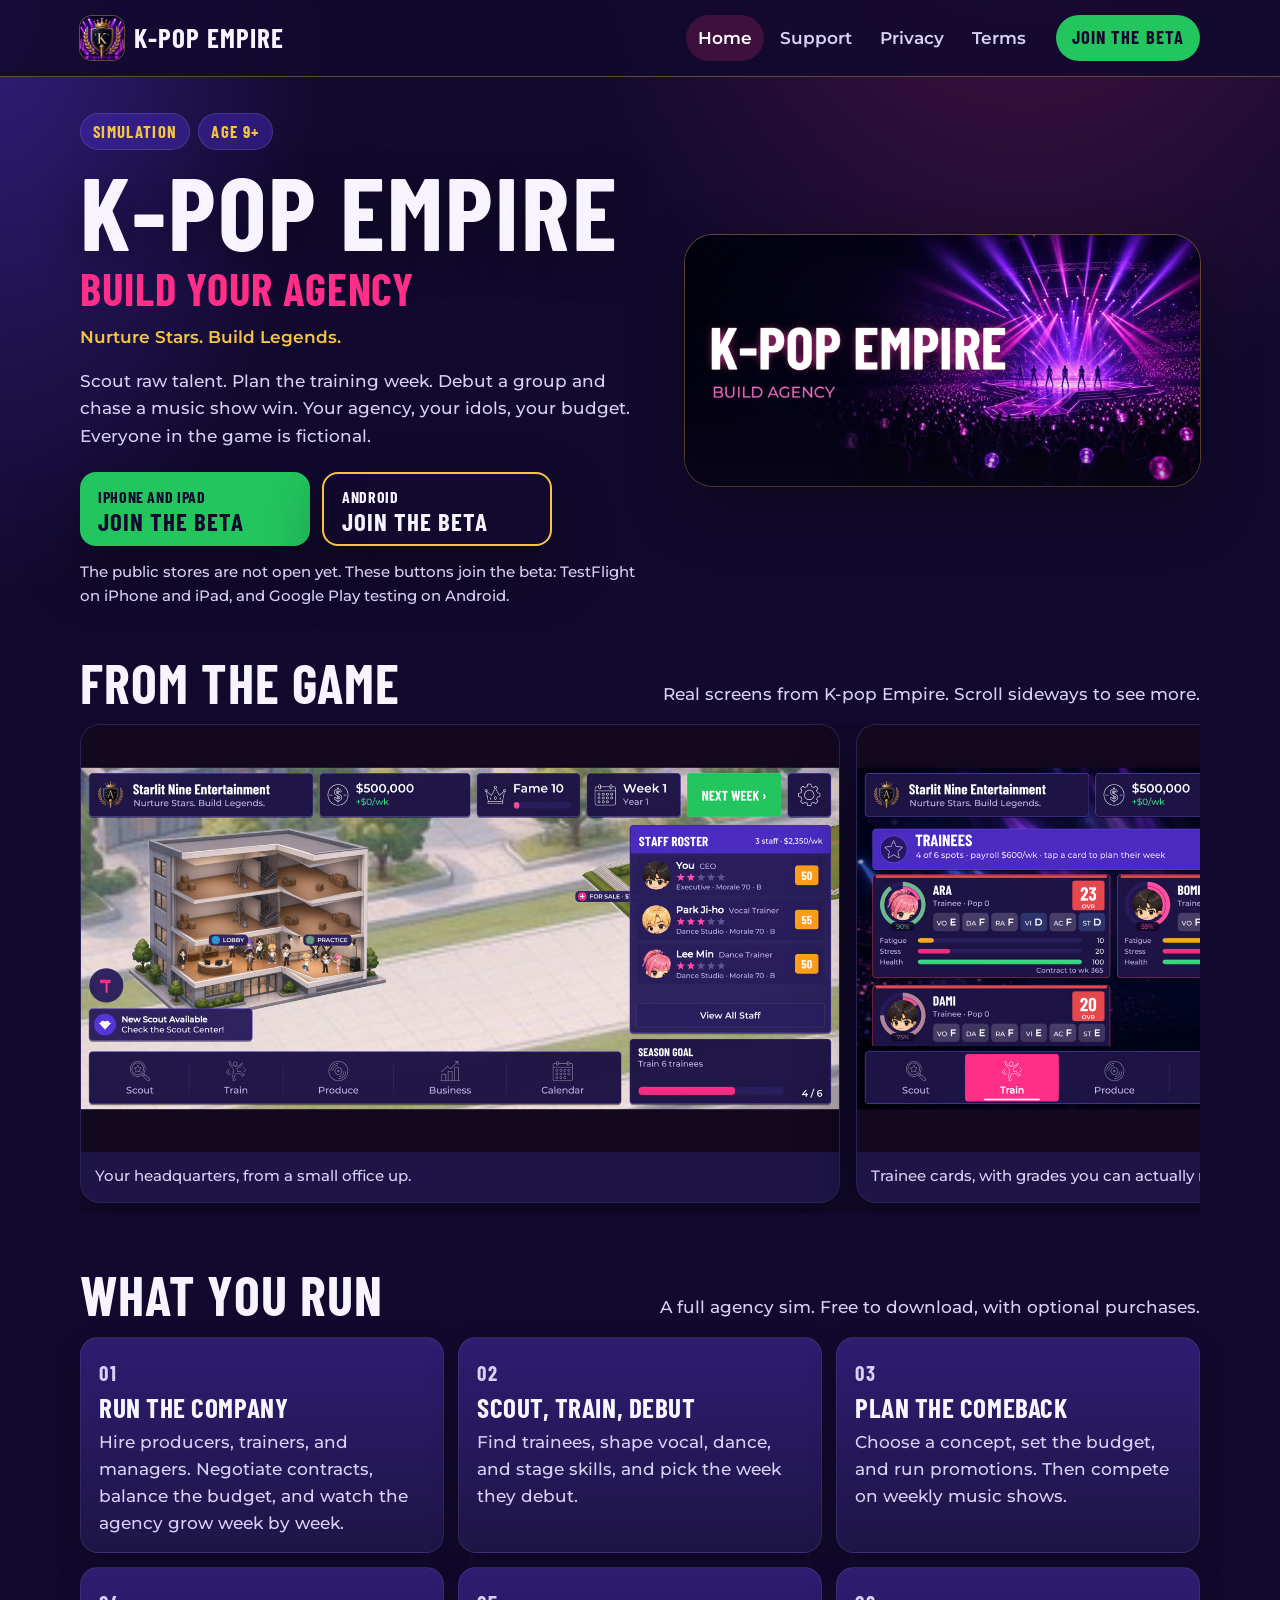
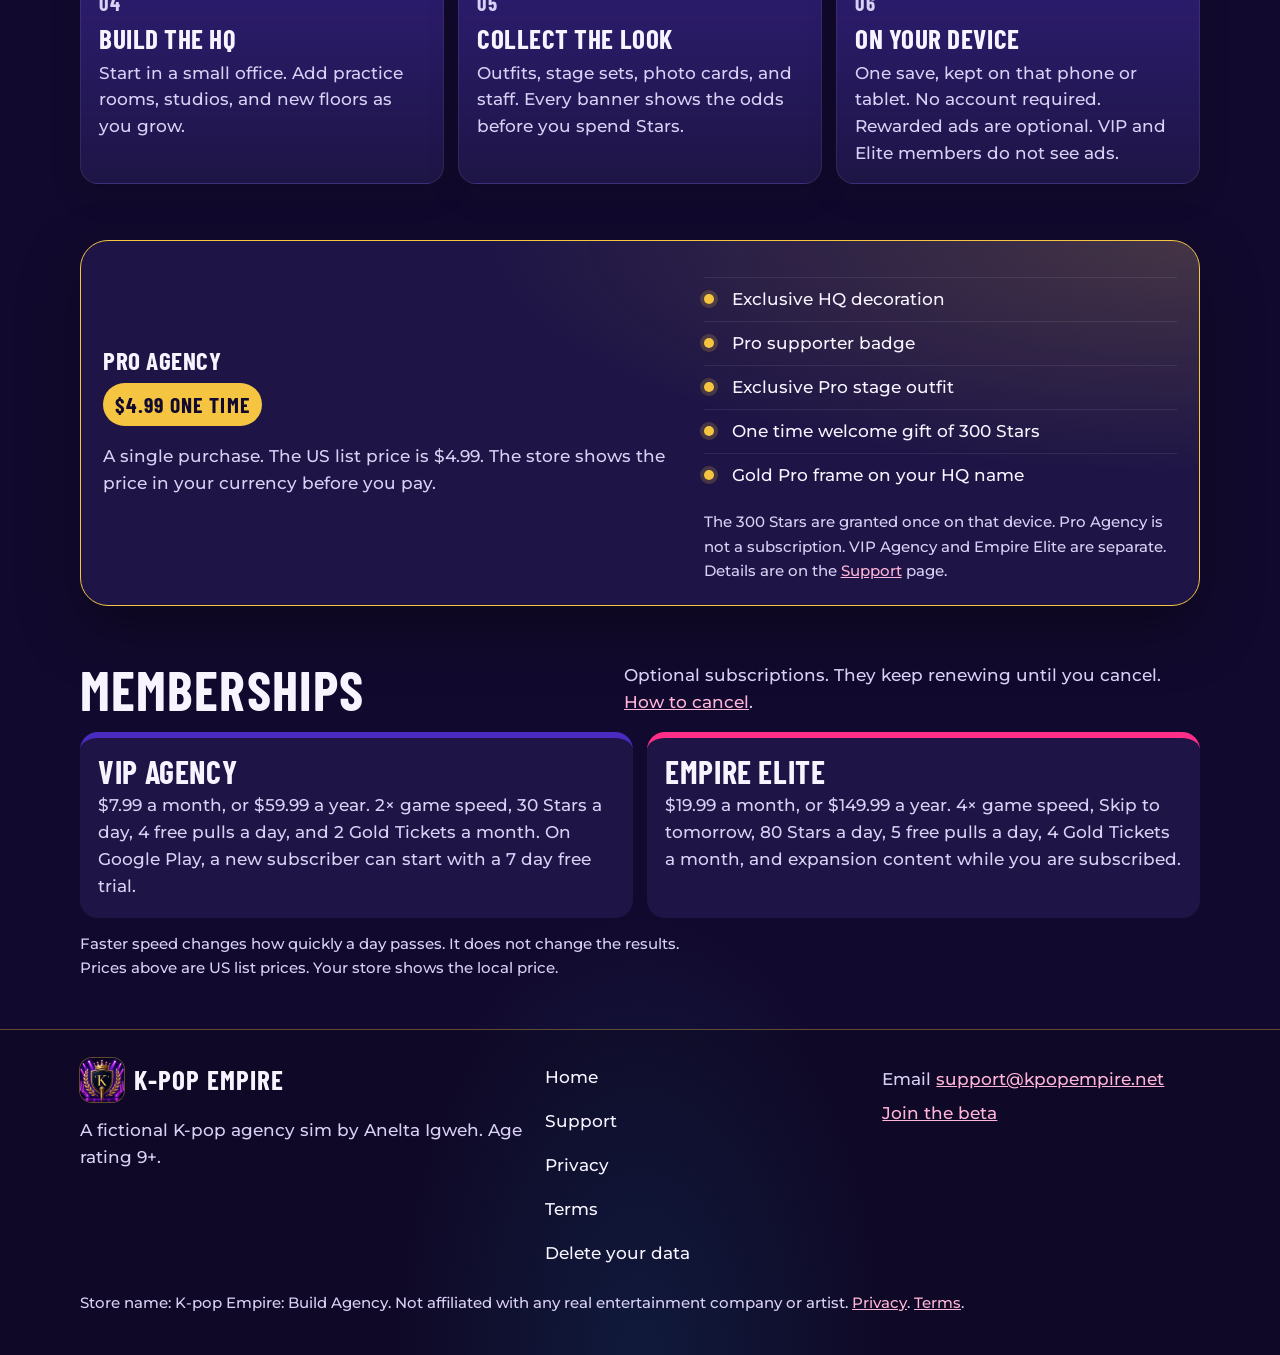
<file: index.html>
<!DOCTYPE html>
<html lang="en">
<head>
  <meta charset="utf-8">
  <meta name="viewport" content="width=device-width, initial-scale=1">
  <title>K-pop Empire: Build Your Agency</title>
  <meta name="description" content="Scout, train, and debut idols in K-pop Empire: Build Your Agency. A fictional agency sim for iPhone, iPad, and Android. Age rating 9+.">
  <link rel="canonical" href="https://kpopempire.net/">
  <meta name="theme-color" content="#120A2E">
  <meta property="og:type" content="website">
  <meta property="og:site_name" content="K-pop Empire">
  <meta property="og:title" content="K-pop Empire: Build Your Agency">
  <meta property="og:description" content="Scout, train, and debut idols. Build your fictional K-pop agency into an empire.">
  <meta property="og:url" content="https://kpopempire.net/">
  <meta property="og:image" content="https://kpopempire.net/assets/og.jpg">
  <meta property="og:image:width" content="1200">
  <meta property="og:image:height" content="630">
  <meta name="twitter:card" content="summary_large_image">
  <meta name="twitter:title" content="K-pop Empire: Build Your Agency">
  <meta name="twitter:description" content="Scout, train, and debut idols. Build your fictional K-pop agency into an empire.">
  <meta name="twitter:image" content="https://kpopempire.net/assets/og.jpg">
  <link rel="icon" href="/favicon.ico" sizes="any">
  <link rel="icon" type="image/png" href="/favicon-32.png" sizes="32x32">
  <link rel="icon" type="image/png" href="/favicon-192.png" sizes="192x192">
  <link rel="apple-touch-icon" href="/apple-touch-icon.png">
  <link rel="preload" href="/assets/fonts/BarlowCondensed-Bold.woff2" as="font" type="font/woff2" crossorigin>
  <link rel="preload" href="/assets/feature.jpg" as="image">
  <link rel="stylesheet" href="/css/site.css">
  <script type="application/ld+json">
  {
    "@context": "https://schema.org",
    "@type": "VideoGame",
    "name": "K-pop Empire: Build Your Agency",
    "url": "https://kpopempire.net/",
    "image": "https://kpopempire.net/assets/og.jpg",
    "description": "Scout, train, and debut idols. Build your fictional K-pop agency into an empire.",
    "applicationCategory": "Game",
    "operatingSystem": "iOS, Android",
    "author": { "@type": "Person", "name": "Anelta Igweh" },
    "offers": { "@type": "Offer", "price": "0", "priceCurrency": "USD" },
    "contentRating": "9+"
  }
  </script>
</head>
<body>
  <a class="skip" href="#content">Skip to content</a>
  <header class="site-header">
    <div class="wrap header-bar">
      <a class="brand" href="/">
        <img src="/assets/icon-128.png" alt="" width="128" height="128">
        <span>K-pop Empire</span>
      </a>
      <nav class="nav" aria-label="Primary">
        <a href="/" aria-current="page">Home</a>
        <a href="/support/">Support</a>
        <a href="/privacy/">Privacy</a>
        <a href="/terms/">Terms</a>
      </nav>
      <a class="header-cta" href="#play">Join the beta</a>
    </div>
  </header>
  <main id="content">
    <div class="wrap hero">
      <div>
        <p class="kicker"><span>Simulation</span><span>Age 9+</span></p>
        <h1>K-pop Empire</h1>
        <p class="tagline">Build Your Agency</p>
        <p class="motto">Nurture Stars. Build Legends.</p>
        <p class="lede">Scout raw talent. Plan the training week. Debut a group and chase a music show win. Your agency, your idols, your budget. Everyone in the game is fictional.</p>
        <div class="store-row" id="play">
          <a class="store store-ios" data-store="ios" href="https://testflight.apple.com/join/BGDXc8wW">
            <span>iPhone and iPad</span>
            <span>Join the beta</span>
          </a>
          <a class="store store-android" data-store="android" href="https://play.google.com/apps/testing/com.anelta.kpopempire">
            <span>Android</span>
            <span>Join the beta</span>
          </a>
        </div>
        <p class="fine">The public stores are not open yet. These buttons join the beta: TestFlight on iPhone and iPad, and Google Play testing on Android.</p>
      </div>
      <figure class="poster">
        <img src="/assets/feature.jpg" width="1600" height="781" alt="Concert stage in purple and pink light, with five performers and a crowd holding light sticks." fetchpriority="high">
      </figure>
    </div>

    <section aria-labelledby="shots-title">
      <div class="wrap">
        <div class="section-head">
          <h2 id="shots-title">From the game</h2>
          <p>Real screens from K-pop Empire. Scroll sideways to see more.</p>
        </div>
        <div class="shots" tabindex="0" aria-label="Game screenshots">
          <figure>
            <img src="/assets/shots/hq.jpg" width="1400" height="788" alt="Headquarters of a new agency, with a cutaway office building, a staff roster, and a season goal.">
            <figcaption>Your headquarters, from a small office up.</figcaption>
          </figure>
          <figure>
            <img src="/assets/shots/roster.jpg" width="1400" height="788" alt="Trainee roster cards showing skill grades, fatigue, stress, and health." loading="lazy">
            <figcaption>Trainee cards, with grades you can actually read.</figcaption>
          </figure>
          <figure>
            <img src="/assets/shots/first-win.jpg" width="1400" height="788" alt="A music show first win for the group Lumi and the song First Light, after a full production plan." loading="lazy">
            <figcaption>A first win on a music show.</figcaption>
          </figure>
          <figure>
            <img src="/assets/shots/business.jpg" width="1400" height="788" alt="Weekly business report with cash, payroll, and ratings for finances, margin, staff morale, and talent." loading="lazy">
            <figcaption>The weekly business report.</figcaption>
          </figure>
          <figure>
            <img src="/assets/shots/banners.jpg" width="1400" height="788" alt="Banner screen listing the odds for each rarity before a pull." loading="lazy">
            <figcaption>Banners show the odds before you pull.</figcaption>
          </figure>
        </div>
      </div>
    </section>

    <section aria-labelledby="features-title">
      <div class="wrap">
        <div class="section-head">
          <h2 id="features-title">What you run</h2>
          <p>A full agency sim. Free to download, with optional purchases.</p>
        </div>
        <div class="grid">
          <article class="card">
            <p class="num">01</p>
            <h3>Run the company</h3>
            <p>Hire producers, trainers, and managers. Negotiate contracts, balance the budget, and watch the agency grow week by week.</p>
          </article>
          <article class="card">
            <p class="num">02</p>
            <h3>Scout, train, debut</h3>
            <p>Find trainees, shape vocal, dance, and stage skills, and pick the week they debut.</p>
          </article>
          <article class="card">
            <p class="num">03</p>
            <h3>Plan the comeback</h3>
            <p>Choose a concept, set the budget, and run promotions. Then compete on weekly music shows.</p>
          </article>
          <article class="card">
            <p class="num">04</p>
            <h3>Build the HQ</h3>
            <p>Start in a small office. Add practice rooms, studios, and new floors as you grow.</p>
          </article>
          <article class="card">
            <p class="num">05</p>
            <h3>Collect the look</h3>
            <p>Outfits, stage sets, photo cards, and staff. Every banner shows the odds before you spend Stars.</p>
          </article>
          <article class="card">
            <p class="num">06</p>
            <h3>On your device</h3>
            <p>One save, kept on that phone or tablet. No account required. Rewarded ads are optional. VIP and Elite members do not see ads.</p>
          </article>
        </div>
      </div>
    </section>

    <section aria-labelledby="pro-title">
      <div class="wrap">
        <div class="pro-panel">
          <div>
            <h2 id="pro-title">Pro Agency</h2>
            <p class="price">$4.99 one time</p>
            <p class="lede">A single purchase. The US list price is $4.99. The store shows the price in your currency before you pay.</p>
          </div>
          <div>
            <ul>
              <li>Exclusive HQ decoration</li>
              <li>Pro supporter badge</li>
              <li>Exclusive Pro stage outfit</li>
              <li>One time welcome gift of 300 Stars</li>
              <li>Gold Pro frame on your HQ name</li>
            </ul>
            <p class="fine">The 300 Stars are granted once on that device. Pro Agency is not a subscription. VIP Agency and Empire Elite are separate. Details are on the <a href="/support/">Support</a> page.</p>
          </div>
        </div>
      </div>
    </section>

    <section aria-labelledby="member-title">
      <div class="wrap">
        <div class="section-head">
          <h2 id="member-title">Memberships</h2>
          <p>Optional subscriptions. They keep renewing until you cancel. <a href="/support/#cancel">How to cancel</a>.</p>
        </div>
        <div class="memberships">
          <article>
            <h3>VIP Agency</h3>
            <p>$7.99 a month, or $59.99 a year. 2× game speed, 30 Stars a day, 4 free pulls a day, and 2 Gold Tickets a month. On Google Play, a new subscriber can start with a 7 day free trial.</p>
          </article>
          <article>
            <h3>Empire Elite</h3>
            <p>$19.99 a month, or $149.99 a year. 4× game speed, Skip to tomorrow, 80 Stars a day, 5 free pulls a day, 4 Gold Tickets a month, and expansion content while you are subscribed.</p>
          </article>
        </div>
        <p class="fine">Faster speed changes how quickly a day passes. It does not change the results. Prices above are US list prices. Your store shows the local price.</p>
      </div>
    </section>
  </main>
  <footer class="site-footer">
    <div class="wrap footer-grid">
      <div>
        <a class="brand" href="/">
          <img src="/assets/icon-128.png" alt="" width="128" height="128">
          <span>K-pop Empire</span>
        </a>
        <p>A fictional K-pop agency sim by Anelta Igweh. Age rating 9+.</p>
      </div>
      <nav class="footer-nav" aria-label="Footer">
        <a href="/">Home</a>
        <a href="/support/">Support</a>
        <a href="/privacy/">Privacy</a>
        <a href="/terms/">Terms</a>
        <a href="/delete-account/">Delete your data</a>
      </nav>
      <div>
        <p>Email <a href="mailto:support@kpopempire.net">support@kpopempire.net</a></p>
        <p><a href="#play">Join the beta</a></p>
      </div>
    </div>
    <div class="wrap">
      <p class="legal-line">Store name: K-pop Empire: Build Agency. Not affiliated with any real entertainment company or artist. <a href="/privacy/">Privacy</a>. <a href="/terms/">Terms</a>.</p>
    </div>
  </footer>
  <script src="/links.js"></script>
</body>
</html>
</file>
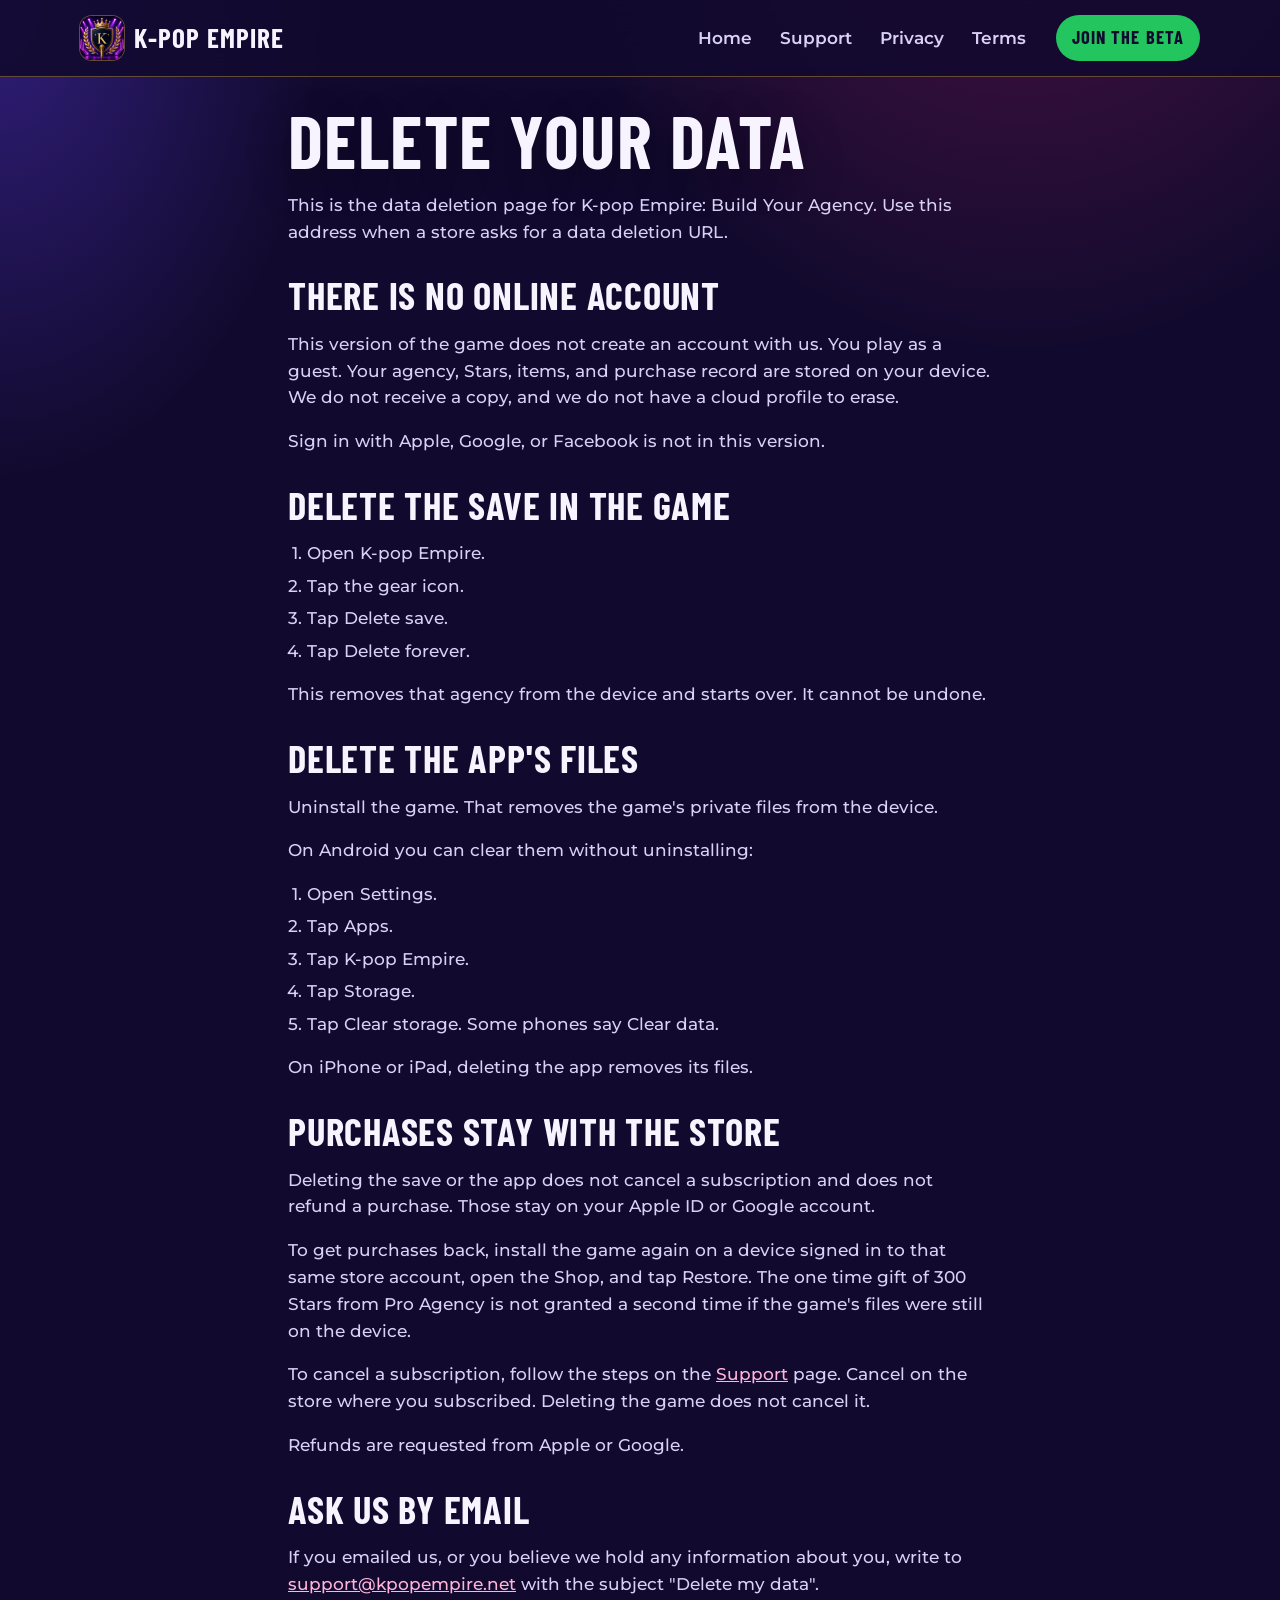
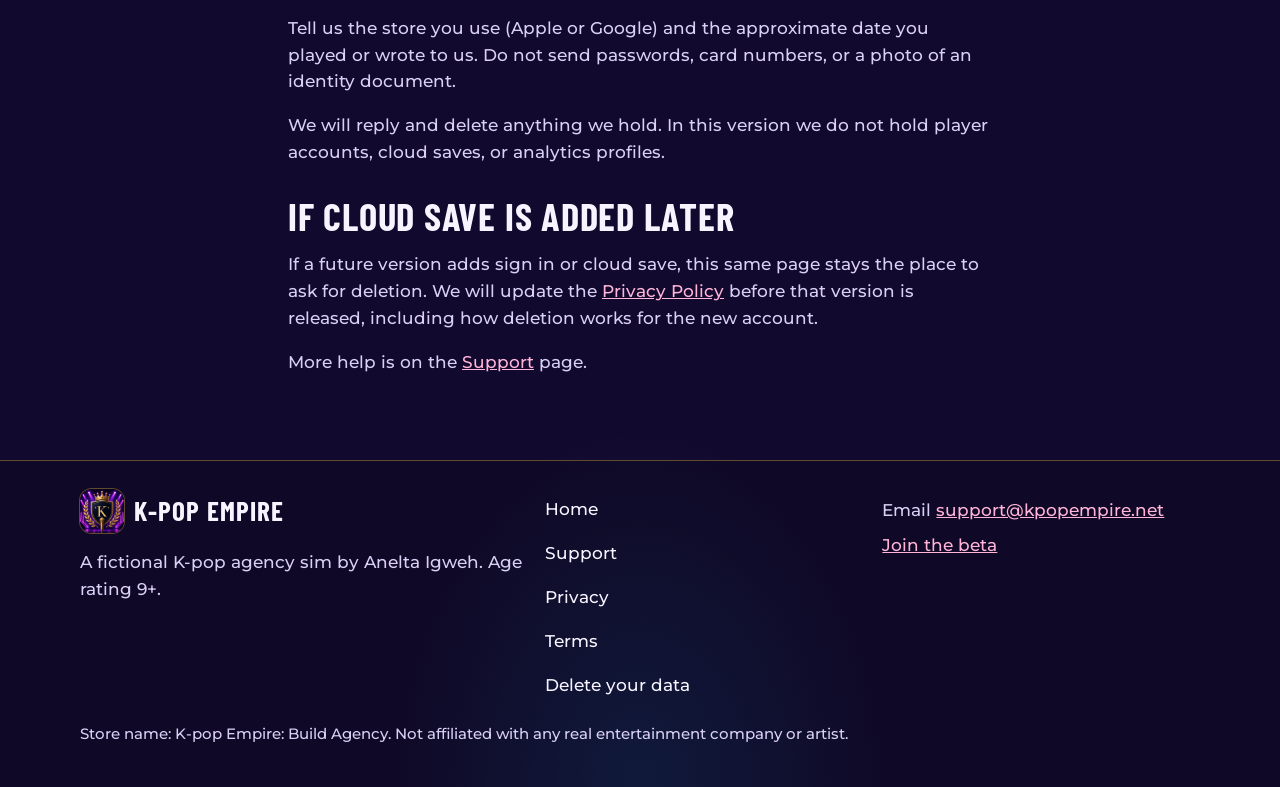
<file: delete-account/index.html>
<!DOCTYPE html>
<html lang="en">
<head>
  <meta charset="utf-8">
  <meta name="viewport" content="width=device-width, initial-scale=1">
  <title>Delete your data: K-pop Empire</title>
  <meta name="description" content="How to delete your K-pop Empire save, and how to ask us to delete any data we hold.">
  <link rel="canonical" href="https://kpopempire.net/delete-account/">
  <meta name="theme-color" content="#120A2E">
  <meta property="og:type" content="article">
  <meta property="og:site_name" content="K-pop Empire">
  <meta property="og:title" content="Delete your data: K-pop Empire">
  <meta property="og:description" content="How to delete your K-pop Empire save, and how to ask us to delete any data we hold.">
  <meta property="og:url" content="https://kpopempire.net/delete-account/">
  <meta property="og:image" content="https://kpopempire.net/assets/og.jpg">
  <meta name="twitter:card" content="summary_large_image">
  <meta name="twitter:title" content="Delete your data: K-pop Empire">
  <meta name="twitter:description" content="How to delete your K-pop Empire save, and how to ask us to delete any data we hold.">
  <meta name="twitter:image" content="https://kpopempire.net/assets/og.jpg">
  <link rel="icon" href="/favicon.ico" sizes="any">
  <link rel="icon" type="image/png" href="/favicon-32.png" sizes="32x32">
  <link rel="icon" type="image/png" href="/favicon-192.png" sizes="192x192">
  <link rel="apple-touch-icon" href="/apple-touch-icon.png">
  <link rel="stylesheet" href="/css/site.css">
</head>
<body>
  <a class="skip" href="#content">Skip to content</a>
  <header class="site-header">
    <div class="wrap header-bar">
      <a class="brand" href="/">
        <img src="/assets/icon-128.png" alt="" width="128" height="128">
        <span>K-pop Empire</span>
      </a>
      <nav class="nav" aria-label="Primary">
        <a href="/">Home</a>
        <a href="/support/">Support</a>
        <a href="/privacy/">Privacy</a>
        <a href="/terms/">Terms</a>
      </nav>
      <a class="header-cta" href="/#play">Join the beta</a>
    </div>
  </header>
  <main id="content" class="page">
    <article class="wrap prose">
      <h1>Delete your data</h1>
      <p>This is the data deletion page for K-pop Empire: Build Your Agency. Use this address when a store asks for a data deletion URL.</p>

      <h2>There is no online account</h2>
      <p>This version of the game does not create an account with us. You play as a guest. Your agency, Stars, items, and purchase record are stored on your device. We do not receive a copy, and we do not have a cloud profile to erase.</p>
      <p>Sign in with Apple, Google, or Facebook is not in this version.</p>

      <h2>Delete the save in the game</h2>
      <ol>
        <li>Open K-pop Empire.</li>
        <li>Tap the gear icon.</li>
        <li>Tap Delete save.</li>
        <li>Tap Delete forever.</li>
      </ol>
      <p>This removes that agency from the device and starts over. It cannot be undone.</p>

      <h2>Delete the app's files</h2>
      <p>Uninstall the game. That removes the game's private files from the device.</p>
      <p>On Android you can clear them without uninstalling:</p>
      <ol>
        <li>Open Settings.</li>
        <li>Tap Apps.</li>
        <li>Tap K-pop Empire.</li>
        <li>Tap Storage.</li>
        <li>Tap Clear storage. Some phones say Clear data.</li>
      </ol>
      <p>On iPhone or iPad, deleting the app removes its files.</p>

      <h2>Purchases stay with the store</h2>
      <p>Deleting the save or the app does not cancel a subscription and does not refund a purchase. Those stay on your Apple ID or Google account.</p>
      <p>To get purchases back, install the game again on a device signed in to that same store account, open the Shop, and tap Restore. The one time gift of 300 Stars from Pro Agency is not granted a second time if the game's files were still on the device.</p>
      <p>To cancel a subscription, follow the steps on the <a href="/support/#cancel">Support</a> page. Cancel on the store where you subscribed. Deleting the game does not cancel it.</p>
      <p>Refunds are requested from Apple or Google.</p>

      <h2>Ask us by email</h2>
      <p>If you emailed us, or you believe we hold any information about you, write to <a href="mailto:support@kpopempire.net?subject=Delete%20my%20data">support@kpopempire.net</a> with the subject "Delete my data".</p>
      <p>Tell us the store you use (Apple or Google) and the approximate date you played or wrote to us. Do not send passwords, card numbers, or a photo of an identity document.</p>
      <p>We will reply and delete anything we hold. In this version we do not hold player accounts, cloud saves, or analytics profiles.</p>

      <h2>If cloud save is added later</h2>
      <p>If a future version adds sign in or cloud save, this same page stays the place to ask for deletion. We will update the <a href="/privacy/">Privacy Policy</a> before that version is released, including how deletion works for the new account.</p>

      <p>More help is on the <a href="/support/#delete-data">Support</a> page.</p>
    </article>
  </main>
  <footer class="site-footer">
    <div class="wrap footer-grid">
      <div>
        <a class="brand" href="/">
          <img src="/assets/icon-128.png" alt="" width="128" height="128">
          <span>K-pop Empire</span>
        </a>
        <p>A fictional K-pop agency sim by Anelta Igweh. Age rating 9+.</p>
      </div>
      <nav class="footer-nav" aria-label="Footer">
        <a href="/">Home</a>
        <a href="/support/">Support</a>
        <a href="/privacy/">Privacy</a>
        <a href="/terms/">Terms</a>
        <a href="/delete-account/">Delete your data</a>
      </nav>
      <div>
        <p>Email <a href="mailto:support@kpopempire.net">support@kpopempire.net</a></p>
        <p><a href="/#play">Join the beta</a></p>
      </div>
    </div>
    <div class="wrap">
      <p class="legal-line">Store name: K-pop Empire: Build Agency. Not affiliated with any real entertainment company or artist.</p>
    </div>
  </footer>
  <script src="/links.js"></script>
</body>
</html>
</file>
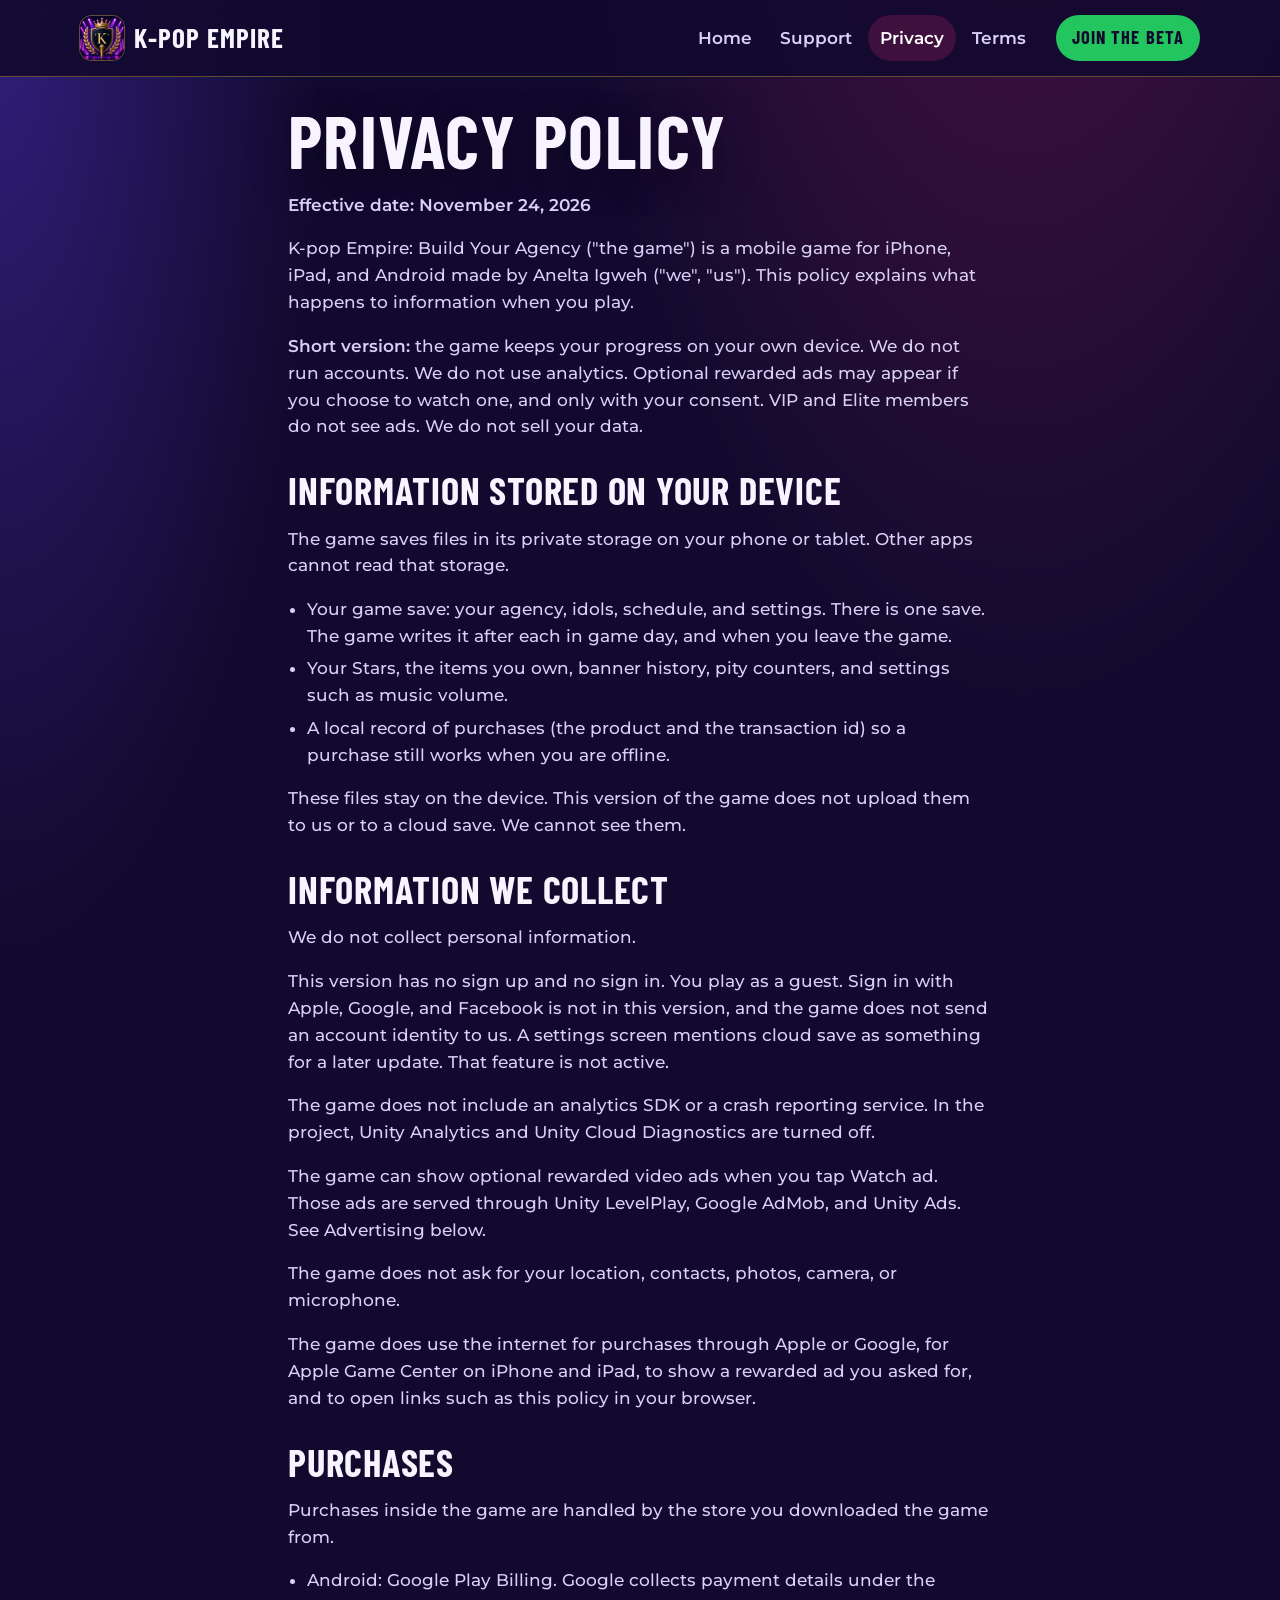
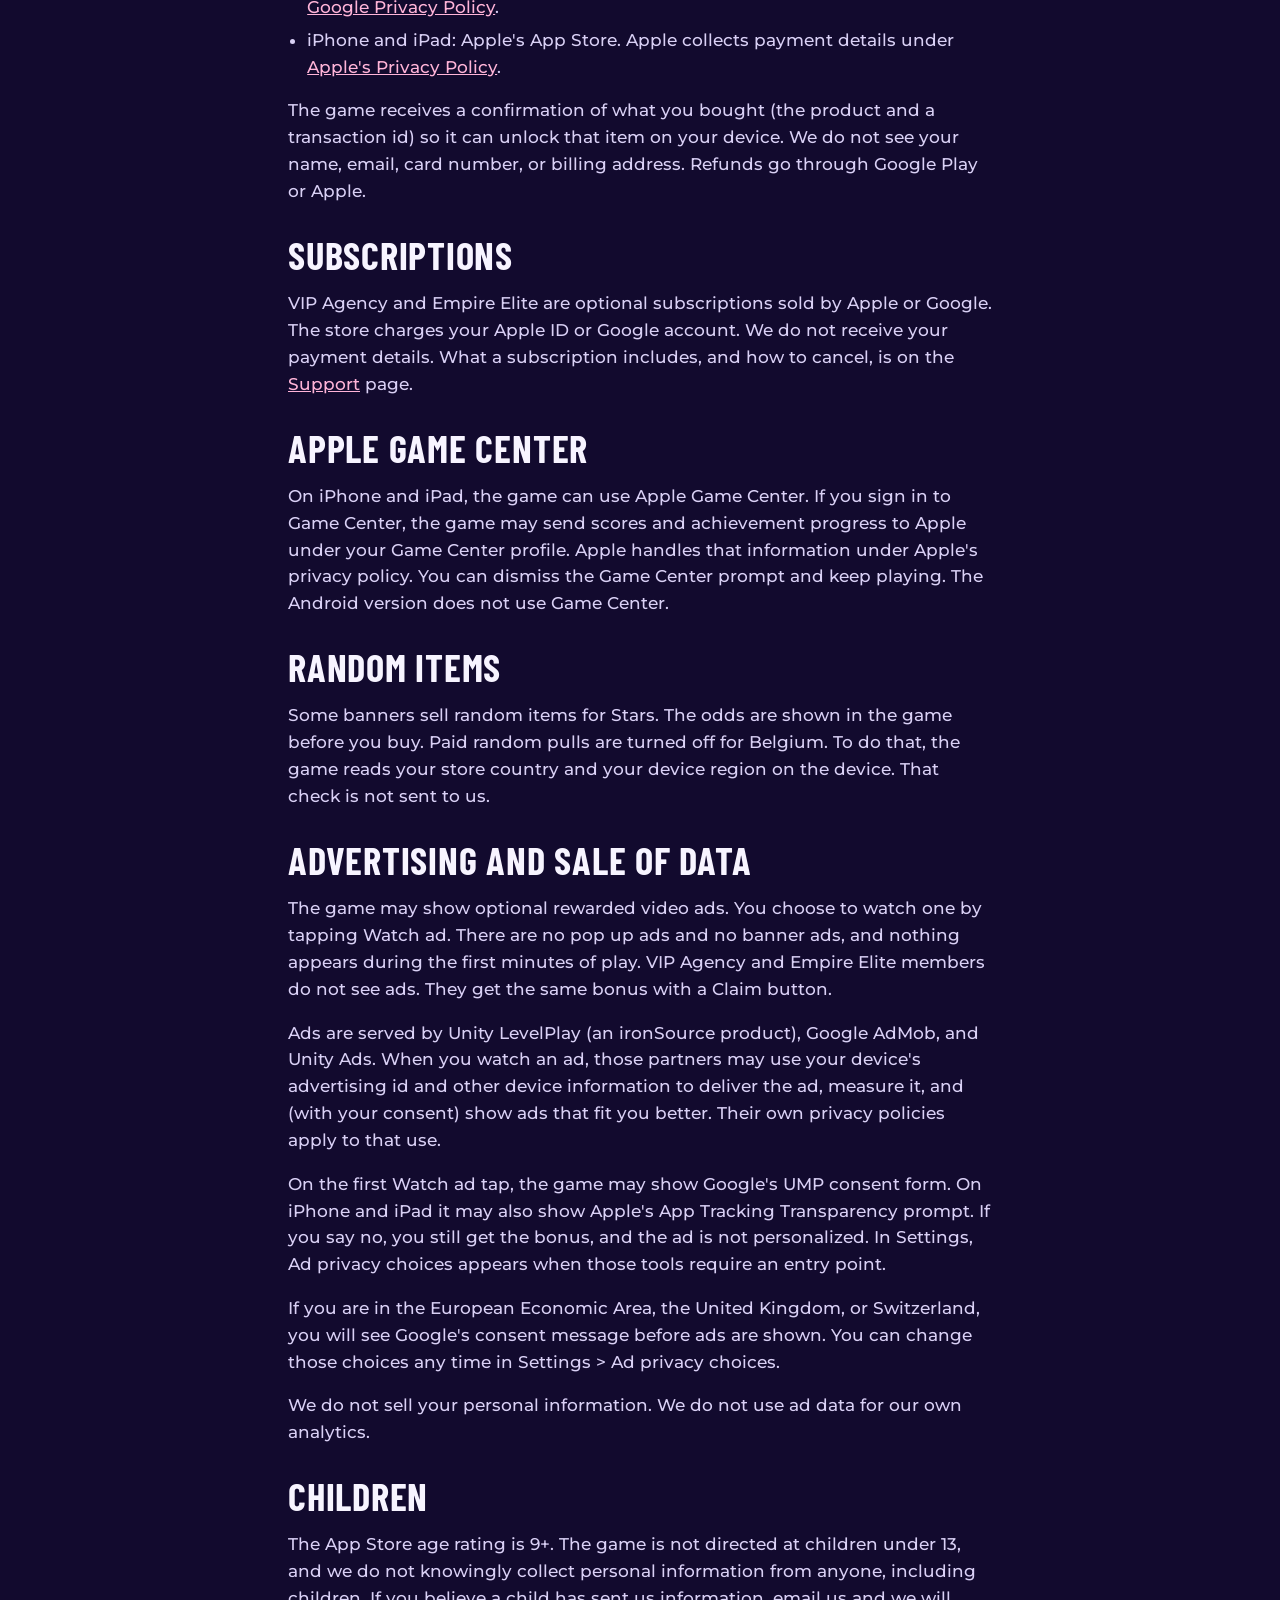
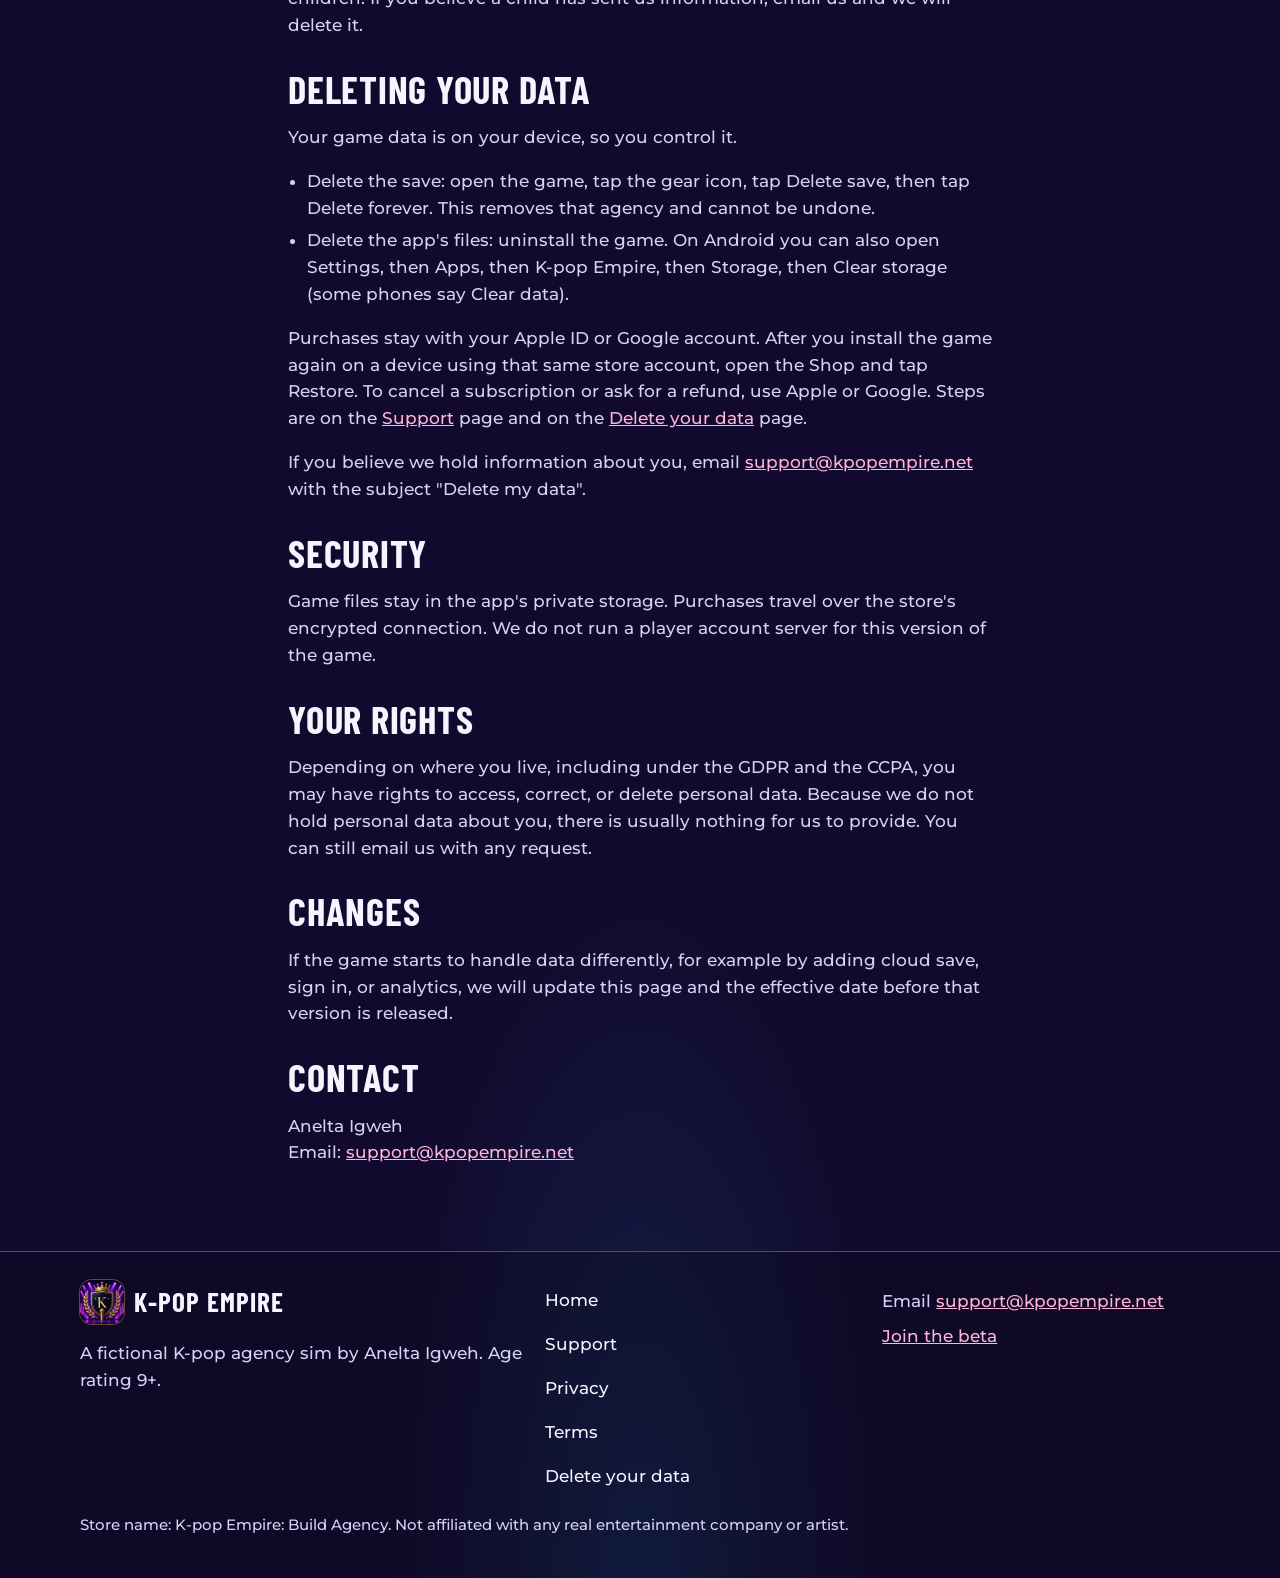
<file: privacy/index.html>
<!DOCTYPE html>
<html lang="en">
<head>
  <meta charset="utf-8">
  <meta name="viewport" content="width=device-width, initial-scale=1">
  <title>Privacy Policy: K-pop Empire</title>
  <meta name="description" content="Privacy policy for K-pop Empire: Build Your Agency. Progress stays on your device. Optional rewarded ads use an advertising id only with your consent.">
  <link rel="canonical" href="https://kpopempire.net/privacy/">
  <meta name="theme-color" content="#120A2E">
  <meta property="og:type" content="article">
  <meta property="og:site_name" content="K-pop Empire">
  <meta property="og:title" content="Privacy Policy: K-pop Empire">
  <meta property="og:description" content="Progress stays on your device. Optional rewarded ads use an advertising id only with your consent.">
  <meta property="og:url" content="https://kpopempire.net/privacy/">
  <meta property="og:image" content="https://kpopempire.net/assets/og.jpg">
  <meta name="twitter:card" content="summary_large_image">
  <meta name="twitter:title" content="Privacy Policy: K-pop Empire">
  <meta name="twitter:description" content="Progress stays on your device. Optional rewarded ads use an advertising id only with your consent.">
  <meta name="twitter:image" content="https://kpopempire.net/assets/og.jpg">
  <link rel="icon" href="/favicon.ico" sizes="any">
  <link rel="icon" type="image/png" href="/favicon-32.png" sizes="32x32">
  <link rel="icon" type="image/png" href="/favicon-192.png" sizes="192x192">
  <link rel="apple-touch-icon" href="/apple-touch-icon.png">
  <link rel="stylesheet" href="/css/site.css">
</head>
<body>
  <a class="skip" href="#content">Skip to content</a>
  <header class="site-header">
    <div class="wrap header-bar">
      <a class="brand" href="/">
        <img src="/assets/icon-128.png" alt="" width="128" height="128">
        <span>K-pop Empire</span>
      </a>
      <nav class="nav" aria-label="Primary">
        <a href="/">Home</a>
        <a href="/support/">Support</a>
        <a href="/privacy/" aria-current="page">Privacy</a>
        <a href="/terms/">Terms</a>
      </nav>
      <a class="header-cta" href="/#play">Join the beta</a>
    </div>
  </header>
  <main id="content" class="page">
    <article class="wrap prose">
      <h1>Privacy Policy</h1>
      <p class="updated">Effective date: November 24, 2026</p>
      <p>K-pop Empire: Build Your Agency ("the game") is a mobile game for iPhone, iPad, and Android made by Anelta Igweh ("we", "us"). This policy explains what happens to information when you play.</p>
      <p><strong>Short version:</strong> the game keeps your progress on your own device. We do not run accounts. We do not use analytics. Optional rewarded ads may appear if you choose to watch one, and only with your consent. VIP and Elite members do not see ads. We do not sell your data.</p>

      <h2>Information stored on your device</h2>
      <p>The game saves files in its private storage on your phone or tablet. Other apps cannot read that storage.</p>
      <ul>
        <li>Your game save: your agency, idols, schedule, and settings. There is one save. The game writes it after each in game day, and when you leave the game.</li>
        <li>Your Stars, the items you own, banner history, pity counters, and settings such as music volume.</li>
        <li>A local record of purchases (the product and the transaction id) so a purchase still works when you are offline.</li>
      </ul>
      <p>These files stay on the device. This version of the game does not upload them to us or to a cloud save. We cannot see them.</p>

      <h2>Information we collect</h2>
      <p>We do not collect personal information.</p>
      <p>This version has no sign up and no sign in. You play as a guest. Sign in with Apple, Google, and Facebook is not in this version, and the game does not send an account identity to us. A settings screen mentions cloud save as something for a later update. That feature is not active.</p>
      <p>The game does not include an analytics SDK or a crash reporting service. In the project, Unity Analytics and Unity Cloud Diagnostics are turned off.</p>
      <p>The game can show optional rewarded video ads when you tap Watch ad. Those ads are served through Unity LevelPlay, Google AdMob, and Unity Ads. See Advertising below.</p>
      <p>The game does not ask for your location, contacts, photos, camera, or microphone.</p>
      <p>The game does use the internet for purchases through Apple or Google, for Apple Game Center on iPhone and iPad, to show a rewarded ad you asked for, and to open links such as this policy in your browser.</p>

      <h2>Purchases</h2>
      <p>Purchases inside the game are handled by the store you downloaded the game from.</p>
      <ul>
        <li>Android: Google Play Billing. Google collects payment details under the <a href="https://policies.google.com/privacy">Google Privacy Policy</a>.</li>
        <li>iPhone and iPad: Apple's App Store. Apple collects payment details under <a href="https://www.apple.com/legal/privacy/">Apple's Privacy Policy</a>.</li>
      </ul>
      <p>The game receives a confirmation of what you bought (the product and a transaction id) so it can unlock that item on your device. We do not see your name, email, card number, or billing address. Refunds go through Google Play or Apple.</p>

      <h2>Subscriptions</h2>
      <p>VIP Agency and Empire Elite are optional subscriptions sold by Apple or Google. The store charges your Apple ID or Google account. We do not receive your payment details. What a subscription includes, and how to cancel, is on the <a href="/support/#subscriptions">Support</a> page.</p>

      <h2>Apple Game Center</h2>
      <p>On iPhone and iPad, the game can use Apple Game Center. If you sign in to Game Center, the game may send scores and achievement progress to Apple under your Game Center profile. Apple handles that information under Apple's privacy policy. You can dismiss the Game Center prompt and keep playing. The Android version does not use Game Center.</p>

      <h2>Random items</h2>
      <p>Some banners sell random items for Stars. The odds are shown in the game before you buy. Paid random pulls are turned off for Belgium. To do that, the game reads your store country and your device region on the device. That check is not sent to us.</p>

      <h2>Advertising and sale of data</h2>
      <p>The game may show optional rewarded video ads. You choose to watch one by tapping Watch ad. There are no pop up ads and no banner ads, and nothing appears during the first minutes of play. VIP Agency and Empire Elite members do not see ads. They get the same bonus with a Claim button.</p>
      <p>Ads are served by Unity LevelPlay (an ironSource product), Google AdMob, and Unity Ads. When you watch an ad, those partners may use your device's advertising id and other device information to deliver the ad, measure it, and (with your consent) show ads that fit you better. Their own privacy policies apply to that use.</p>
      <p>On the first Watch ad tap, the game may show Google's UMP consent form. On iPhone and iPad it may also show Apple's App Tracking Transparency prompt. If you say no, you still get the bonus, and the ad is not personalized. In Settings, Ad privacy choices appears when those tools require an entry point.</p>
      <p>If you are in the European Economic Area, the United Kingdom, or Switzerland, you will see Google's consent message before ads are shown. You can change those choices any time in Settings > Ad privacy choices.</p>
      <p>We do not sell your personal information. We do not use ad data for our own analytics.</p>

      <h2>Children</h2>
      <p>The App Store age rating is 9+. The game is not directed at children under 13, and we do not knowingly collect personal information from anyone, including children. If you believe a child has sent us information, email us and we will delete it.</p>

      <h2>Deleting your data</h2>
      <p>Your game data is on your device, so you control it.</p>
      <ul>
        <li>Delete the save: open the game, tap the gear icon, tap Delete save, then tap Delete forever. This removes that agency and cannot be undone.</li>
        <li>Delete the app's files: uninstall the game. On Android you can also open Settings, then Apps, then K-pop Empire, then Storage, then Clear storage (some phones say Clear data).</li>
      </ul>
      <p>Purchases stay with your Apple ID or Google account. After you install the game again on a device using that same store account, open the Shop and tap Restore. To cancel a subscription or ask for a refund, use Apple or Google. Steps are on the <a href="/support/">Support</a> page and on the <a href="/delete-account/">Delete your data</a> page.</p>
      <p>If you believe we hold information about you, email <a href="mailto:support@kpopempire.net">support@kpopempire.net</a> with the subject "Delete my data".</p>

      <h2>Security</h2>
      <p>Game files stay in the app's private storage. Purchases travel over the store's encrypted connection. We do not run a player account server for this version of the game.</p>

      <h2>Your rights</h2>
      <p>Depending on where you live, including under the GDPR and the CCPA, you may have rights to access, correct, or delete personal data. Because we do not hold personal data about you, there is usually nothing for us to provide. You can still email us with any request.</p>

      <h2>Changes</h2>
      <p>If the game starts to handle data differently, for example by adding cloud save, sign in, or analytics, we will update this page and the effective date before that version is released.</p>

      <h2>Contact</h2>
      <p>Anelta Igweh<br>Email: <a href="mailto:support@kpopempire.net">support@kpopempire.net</a></p>
    </article>
  </main>
  <footer class="site-footer">
    <div class="wrap footer-grid">
      <div>
        <a class="brand" href="/">
          <img src="/assets/icon-128.png" alt="" width="128" height="128">
          <span>K-pop Empire</span>
        </a>
        <p>A fictional K-pop agency sim by Anelta Igweh. Age rating 9+.</p>
      </div>
      <nav class="footer-nav" aria-label="Footer">
        <a href="/">Home</a>
        <a href="/support/">Support</a>
        <a href="/privacy/">Privacy</a>
        <a href="/terms/">Terms</a>
        <a href="/delete-account/">Delete your data</a>
      </nav>
      <div>
        <p>Email <a href="mailto:support@kpopempire.net">support@kpopempire.net</a></p>
        <p><a href="/#play">Join the beta</a></p>
      </div>
    </div>
    <div class="wrap">
      <p class="legal-line">Store name: K-pop Empire: Build Agency. Not affiliated with any real entertainment company or artist.</p>
    </div>
  </footer>
  <script src="/links.js"></script>
</body>
</html>
</file>
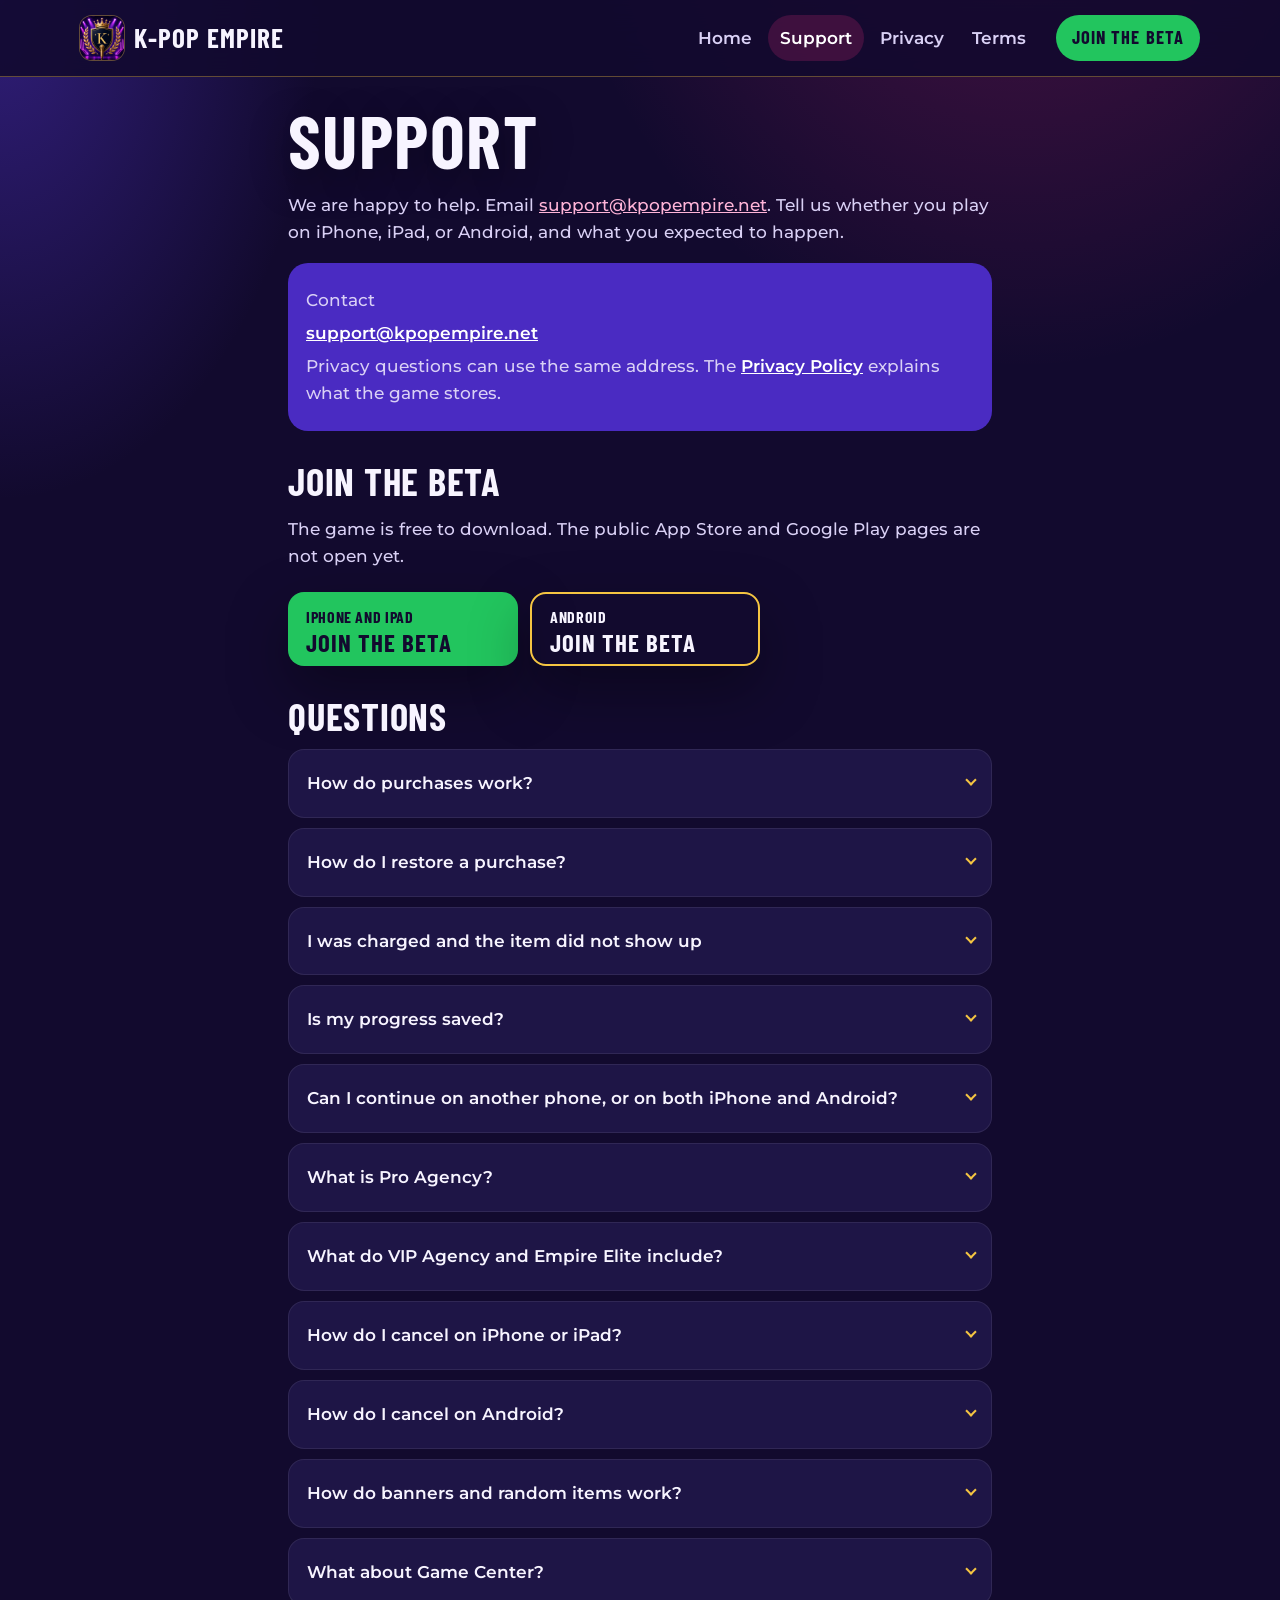
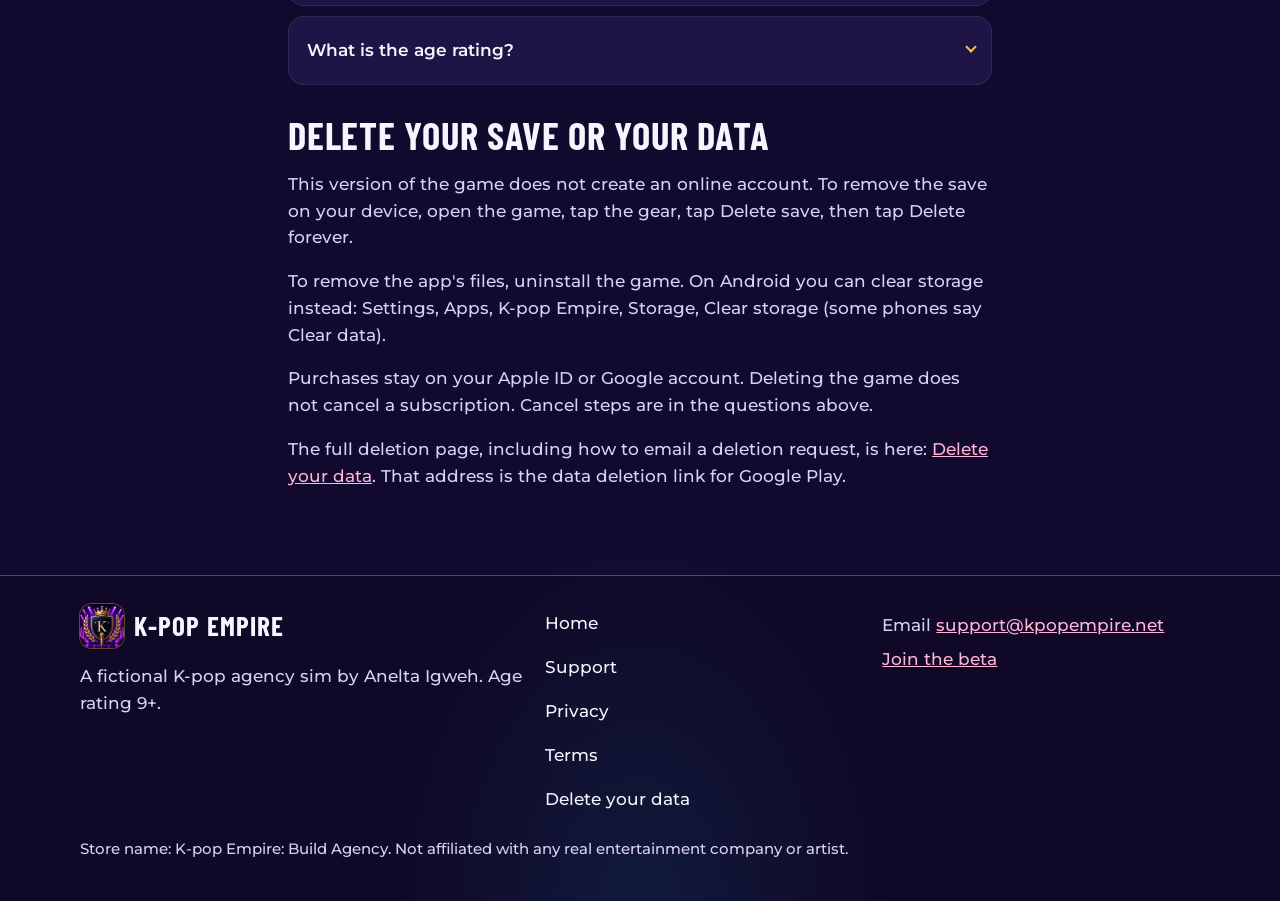
<file: support/index.html>
<!DOCTYPE html>
<html lang="en">
<head>
  <meta charset="utf-8">
  <meta name="viewport" content="width=device-width, initial-scale=1">
  <title>Support: K-pop Empire</title>
  <meta name="description" content="Help for K-pop Empire: purchases, restoring purchases, subscriptions, Pro Agency, and how to delete your data.">
  <link rel="canonical" href="https://kpopempire.net/support/">
  <meta name="theme-color" content="#120A2E">
  <meta property="og:type" content="article">
  <meta property="og:site_name" content="K-pop Empire">
  <meta property="og:title" content="Support: K-pop Empire">
  <meta property="og:description" content="Purchases, restoring purchases, subscriptions, Pro Agency, and how to delete your data.">
  <meta property="og:url" content="https://kpopempire.net/support/">
  <meta property="og:image" content="https://kpopempire.net/assets/og.jpg">
  <meta name="twitter:card" content="summary_large_image">
  <meta name="twitter:title" content="Support: K-pop Empire">
  <meta name="twitter:description" content="Purchases, restoring purchases, subscriptions, Pro Agency, and how to delete your data.">
  <meta name="twitter:image" content="https://kpopempire.net/assets/og.jpg">
  <link rel="icon" href="/favicon.ico" sizes="any">
  <link rel="icon" type="image/png" href="/favicon-32.png" sizes="32x32">
  <link rel="icon" type="image/png" href="/favicon-192.png" sizes="192x192">
  <link rel="apple-touch-icon" href="/apple-touch-icon.png">
  <link rel="stylesheet" href="/css/site.css">
</head>
<body>
  <a class="skip" href="#content">Skip to content</a>
  <header class="site-header">
    <div class="wrap header-bar">
      <a class="brand" href="/">
        <img src="/assets/icon-128.png" alt="" width="128" height="128">
        <span>K-pop Empire</span>
      </a>
      <nav class="nav" aria-label="Primary">
        <a href="/">Home</a>
        <a href="/support/" aria-current="page">Support</a>
        <a href="/privacy/">Privacy</a>
        <a href="/terms/">Terms</a>
      </nav>
      <a class="header-cta" href="/#play">Join the beta</a>
    </div>
  </header>
  <main id="content" class="page">
    <article class="wrap prose">
      <h1>Support</h1>
      <p>We are happy to help. Email <a href="mailto:support@kpopempire.net">support@kpopempire.net</a>. Tell us whether you play on iPhone, iPad, or Android, and what you expected to happen.</p>

      <div class="contact-card">
        <p>Contact</p>
        <p><a href="mailto:support@kpopempire.net">support@kpopempire.net</a></p>
        <p>Privacy questions can use the same address. The <a href="/privacy/">Privacy Policy</a> explains what the game stores.</p>
      </div>

      <h2>Join the beta</h2>
      <p>The game is free to download. The public App Store and Google Play pages are not open yet.</p>
      <div class="store-row">
        <a class="store store-ios" data-store="ios" href="https://testflight.apple.com/join/BGDXc8wW">
          <span>iPhone and iPad</span>
          <span>Join the beta</span>
        </a>
        <a class="store store-android" data-store="android" href="https://play.google.com/apps/testing/com.anelta.kpopempire">
          <span>Android</span>
          <span>Join the beta</span>
        </a>
      </div>

      <h2>Questions</h2>
      <div class="faq">
        <details class="faq-item">
          <summary>How do purchases work?</summary>
          <div class="answer">
            <p>The game is free to download. You can buy optional items inside the game. Apple or Google charges you, and the price you confirm on the store sheet is the price you pay. The game shows that price in your local currency. We do not see your card or your billing address.</p>
            <p>Stars are the premium currency. VIP Agency and Empire Elite are subscriptions. Pro Agency is a one time purchase. There are also outfits, stages, expansions, and other optional items.</p>
          </div>
        </details>
        <details class="faq-item">
          <summary>How do I restore a purchase?</summary>
          <div class="answer">
            <p>Open the game and go to the Shop. Tap Restore.</p>
            <p>Stay signed in to the same Apple ID, or the same Google account, that you used when you paid. The store tells the game what that account owns. If something is missing, wait a moment and tap Restore again. If it is still missing, email us with the store and the approximate date. Do not send card numbers.</p>
            <p>Restoring brings back purchases. It does not move your agency from one phone to another.</p>
          </div>
        </details>
        <details class="faq-item">
          <summary>I was charged and the item did not show up</summary>
          <div class="answer">
            <p>Tap Restore in the Shop first. If the item is still missing, email us. Include the store, the item name, and the approximate date. Refunds are handled by Apple or Google, not by us.</p>
          </div>
        </details>
        <details class="faq-item">
          <summary>Is my progress saved?</summary>
          <div class="answer">
            <p>Yes. The game keeps one save on that device. It saves after each in game day, and when you leave the game. You play as a guest. There is no account to sign in to.</p>
          </div>
        </details>
        <details class="faq-item">
          <summary>Can I continue on another phone, or on both iPhone and Android?</summary>
          <div class="answer">
            <p>Not in this version. The save stays on the device. It is not uploaded. Sign in with Apple, Google, or Facebook is not in the game yet, so progress does not follow you to a new phone, and it does not move between iPhone and Android.</p>
            <p>A purchase stays with the Apple ID or Google account that paid. Install the game on another device that uses that same store account, then tap Restore in the Shop. That restores the purchase on that store. It does not copy your agency across.</p>
            <p>If a later version adds cloud save, we will update the <a href="/privacy/">Privacy Policy</a> before that version is released.</p>
          </div>
        </details>
        <details class="faq-item">
          <summary>What is Pro Agency?</summary>
          <div class="answer">
            <p>Pro Agency is a one time purchase. The US list price is $4.99. The store shows the price in your currency before you pay.</p>
            <p>Owning Pro Agency gives you:</p>
            <ul>
              <li>An exclusive HQ decoration</li>
              <li>A Pro supporter badge</li>
              <li>An exclusive Pro stage outfit</li>
              <li>A one time welcome gift of 300 Stars</li>
              <li>A gold Pro frame on your HQ name</li>
            </ul>
            <p>The 300 Stars are granted once on that device. Restoring purchases, or installing the game again while its files are still on the device, does not grant the Stars a second time.</p>
          </div>
        </details>
        <details class="faq-item" id="subscriptions">
          <summary>What do VIP Agency and Empire Elite include?</summary>
          <div class="answer">
            <p>These are optional subscriptions. US list prices:</p>
            <ul>
              <li>VIP Agency: $7.99 a month, or $59.99 a year</li>
              <li>Empire Elite: $19.99 a month, or $149.99 a year</li>
            </ul>
            <p>The game shows the store's local price before you confirm.</p>
            <p>VIP Agency includes 2× game speed, 30 Stars a day, 4 free pulls a day, and 2 Gold Tickets a month.</p>
            <p>Empire Elite includes 4× game speed, Skip to tomorrow, 80 Stars a day, 5 free pulls a day, 4 Gold Tickets a month, and the expansion content while the subscription is active.</p>
            <p>Faster speed changes how quickly a day passes. It does not change the results.</p>
            <p>On Google Play, a new subscriber can start VIP monthly or VIP yearly with a 7 day free trial. Empire Elite does not include that trial. If a trial is offered, the store shows it before you confirm. Any unused part of a free trial ends when you buy a subscription, where the store says so.</p>
            <p>A subscription keeps renewing until you cancel it. Cancel at least 24 hours before the period ends if you do not want the next charge. The store can charge the renewal during the 24 hours before the period ends.</p>
            <p>When a subscription ends, the daily Stars, the extra free pulls, the extra Gold Tickets, the faster speed, and Elite extras stop. Expansion content that you only had through Elite stays in your save and waits until you subscribe again or buy that expansion. Pro Agency, if you own it, keeps its own perks. Items you already own stay.</p>
          </div>
        </details>
        <details class="faq-item" id="cancel">
          <summary>How do I cancel on iPhone or iPad?</summary>
          <div class="answer">
            <ol>
              <li>Open Settings.</li>
              <li>Tap your name.</li>
              <li>Tap Subscriptions.</li>
              <li>Tap the K-pop Empire subscription.</li>
              <li>Tap Cancel Subscription.</li>
            </ol>
            <p>You can also open the App Store, tap your picture, then tap Subscriptions.</p>
            <p>Cancel in Apple's settings if you subscribed on an iPhone or iPad. Deleting the game does not cancel the subscription.</p>
          </div>
        </details>
        <details class="faq-item">
          <summary>How do I cancel on Android?</summary>
          <div class="answer">
            <ol>
              <li>Open the Google Play Store.</li>
              <li>Tap your profile picture.</li>
              <li>Tap Payments and subscriptions.</li>
              <li>Tap Subscriptions.</li>
              <li>Tap the K-pop Empire subscription.</li>
              <li>Tap Cancel subscription.</li>
            </ol>
            <p>Cancel in Google Play if you subscribed on Android. Deleting the game does not cancel the subscription. The wording on the store button can vary a little by phone.</p>
          </div>
        </details>
        <details class="faq-item">
          <summary>How do banners and random items work?</summary>
          <div class="answer">
            <p>Some banners offer random items in exchange for Stars or tickets. The game shows the odds for each rarity before you pull. Free pulls are available on a timer. Paid random pulls are turned off when the store country or the device region is Belgium. That check stays on the device.</p>
          </div>
        </details>
        <details class="faq-item">
          <summary>What about Game Center?</summary>
          <div class="answer">
            <p>On iPhone and iPad the game can sign in to Apple Game Center and report scores and achievements to Apple. That prompt is Apple's. You can dismiss it and keep playing. Android does not use Game Center.</p>
          </div>
        </details>
        <details class="faq-item">
          <summary>What is the age rating?</summary>
          <div class="answer">
            <p>The age rating is 9+.</p>
          </div>
        </details>
      </div>

      <h2 id="delete-data">Delete your save or your data</h2>
      <p>This version of the game does not create an online account. To remove the save on your device, open the game, tap the gear, tap Delete save, then tap Delete forever.</p>
      <p>To remove the app's files, uninstall the game. On Android you can clear storage instead: Settings, Apps, K-pop Empire, Storage, Clear storage (some phones say Clear data).</p>
      <p>Purchases stay on your Apple ID or Google account. Deleting the game does not cancel a subscription. Cancel steps are in the questions above.</p>
      <p>The full deletion page, including how to email a deletion request, is here: <a href="/delete-account/">Delete your data</a>. That address is the data deletion link for Google Play.</p>
    </article>
  </main>
  <footer class="site-footer">
    <div class="wrap footer-grid">
      <div>
        <a class="brand" href="/">
          <img src="/assets/icon-128.png" alt="" width="128" height="128">
          <span>K-pop Empire</span>
        </a>
        <p>A fictional K-pop agency sim by Anelta Igweh. Age rating 9+.</p>
      </div>
      <nav class="footer-nav" aria-label="Footer">
        <a href="/">Home</a>
        <a href="/support/">Support</a>
        <a href="/privacy/">Privacy</a>
        <a href="/terms/">Terms</a>
        <a href="/delete-account/">Delete your data</a>
      </nav>
      <div>
        <p>Email <a href="mailto:support@kpopempire.net">support@kpopempire.net</a></p>
        <p><a href="/#play">Join the beta</a></p>
      </div>
    </div>
    <div class="wrap">
      <p class="legal-line">Store name: K-pop Empire: Build Agency. Not affiliated with any real entertainment company or artist.</p>
    </div>
  </footer>
  <script src="/links.js"></script>
</body>
</html>
</file>
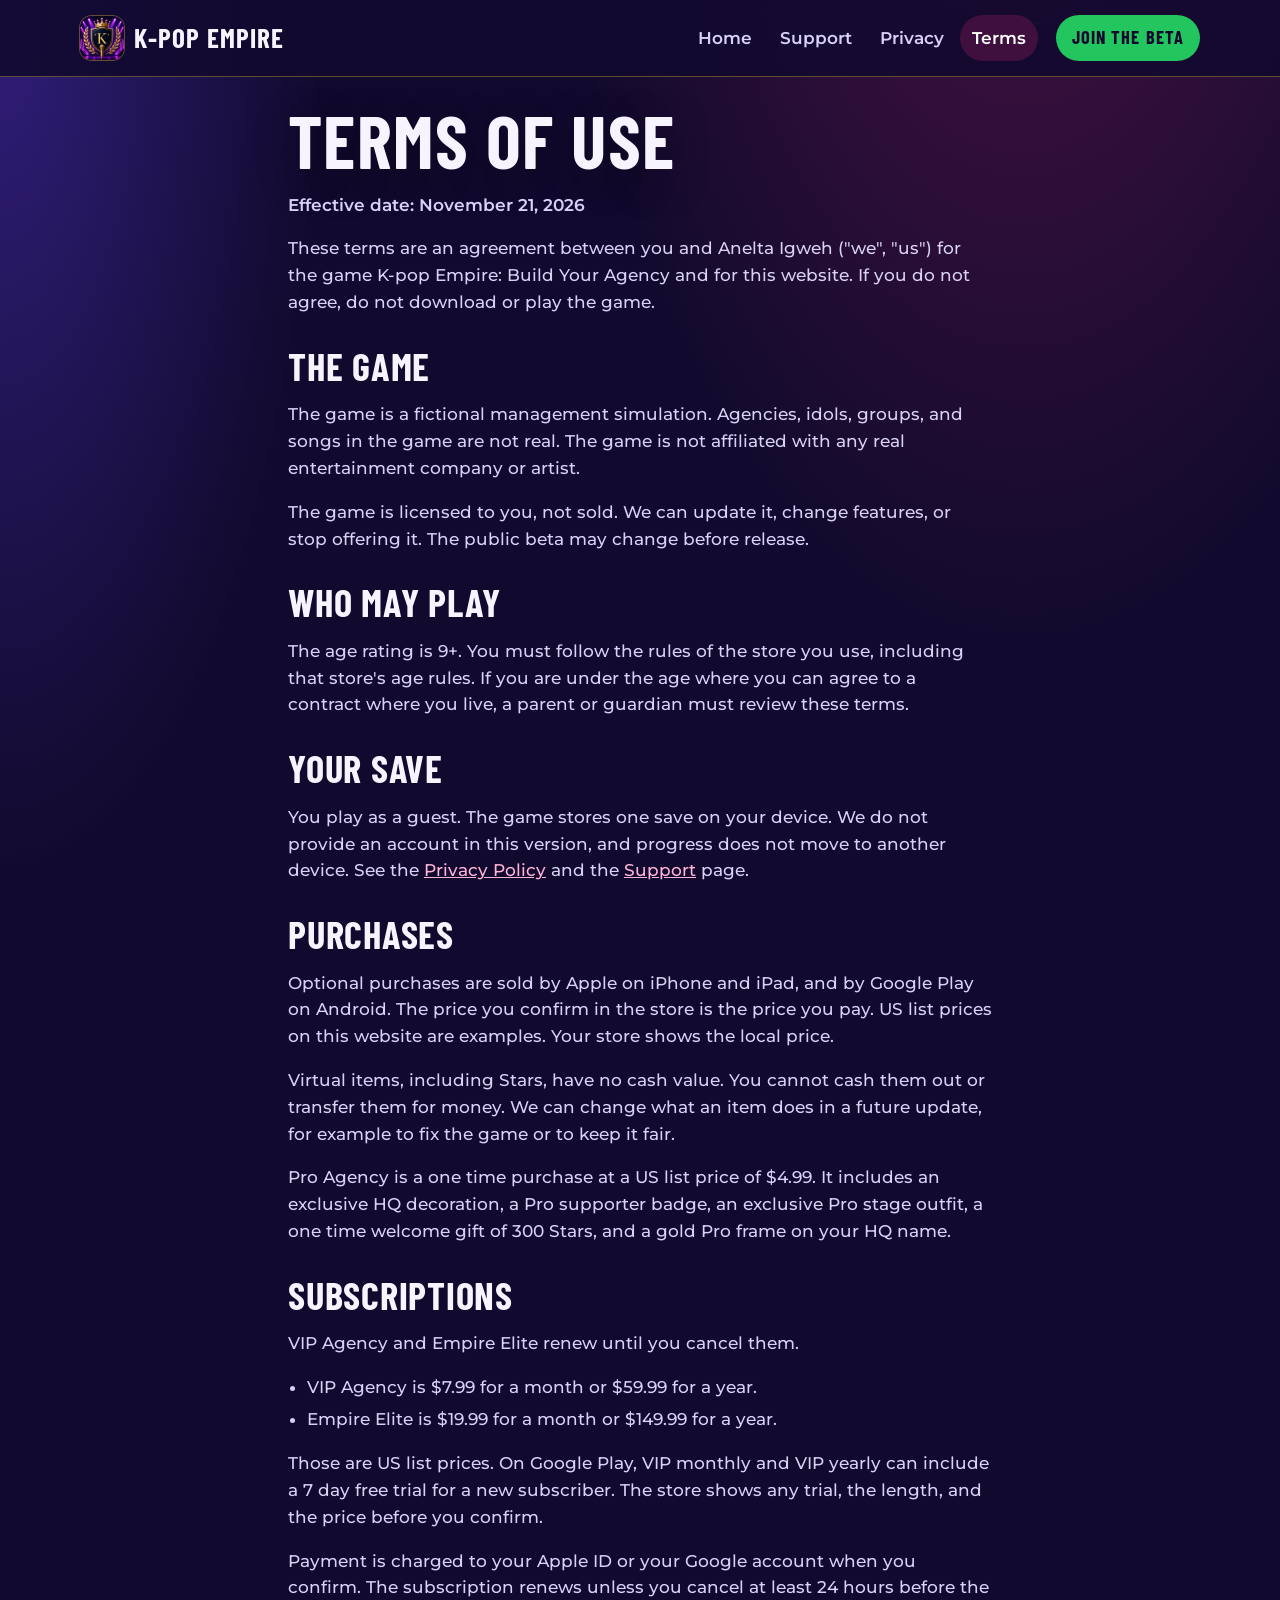
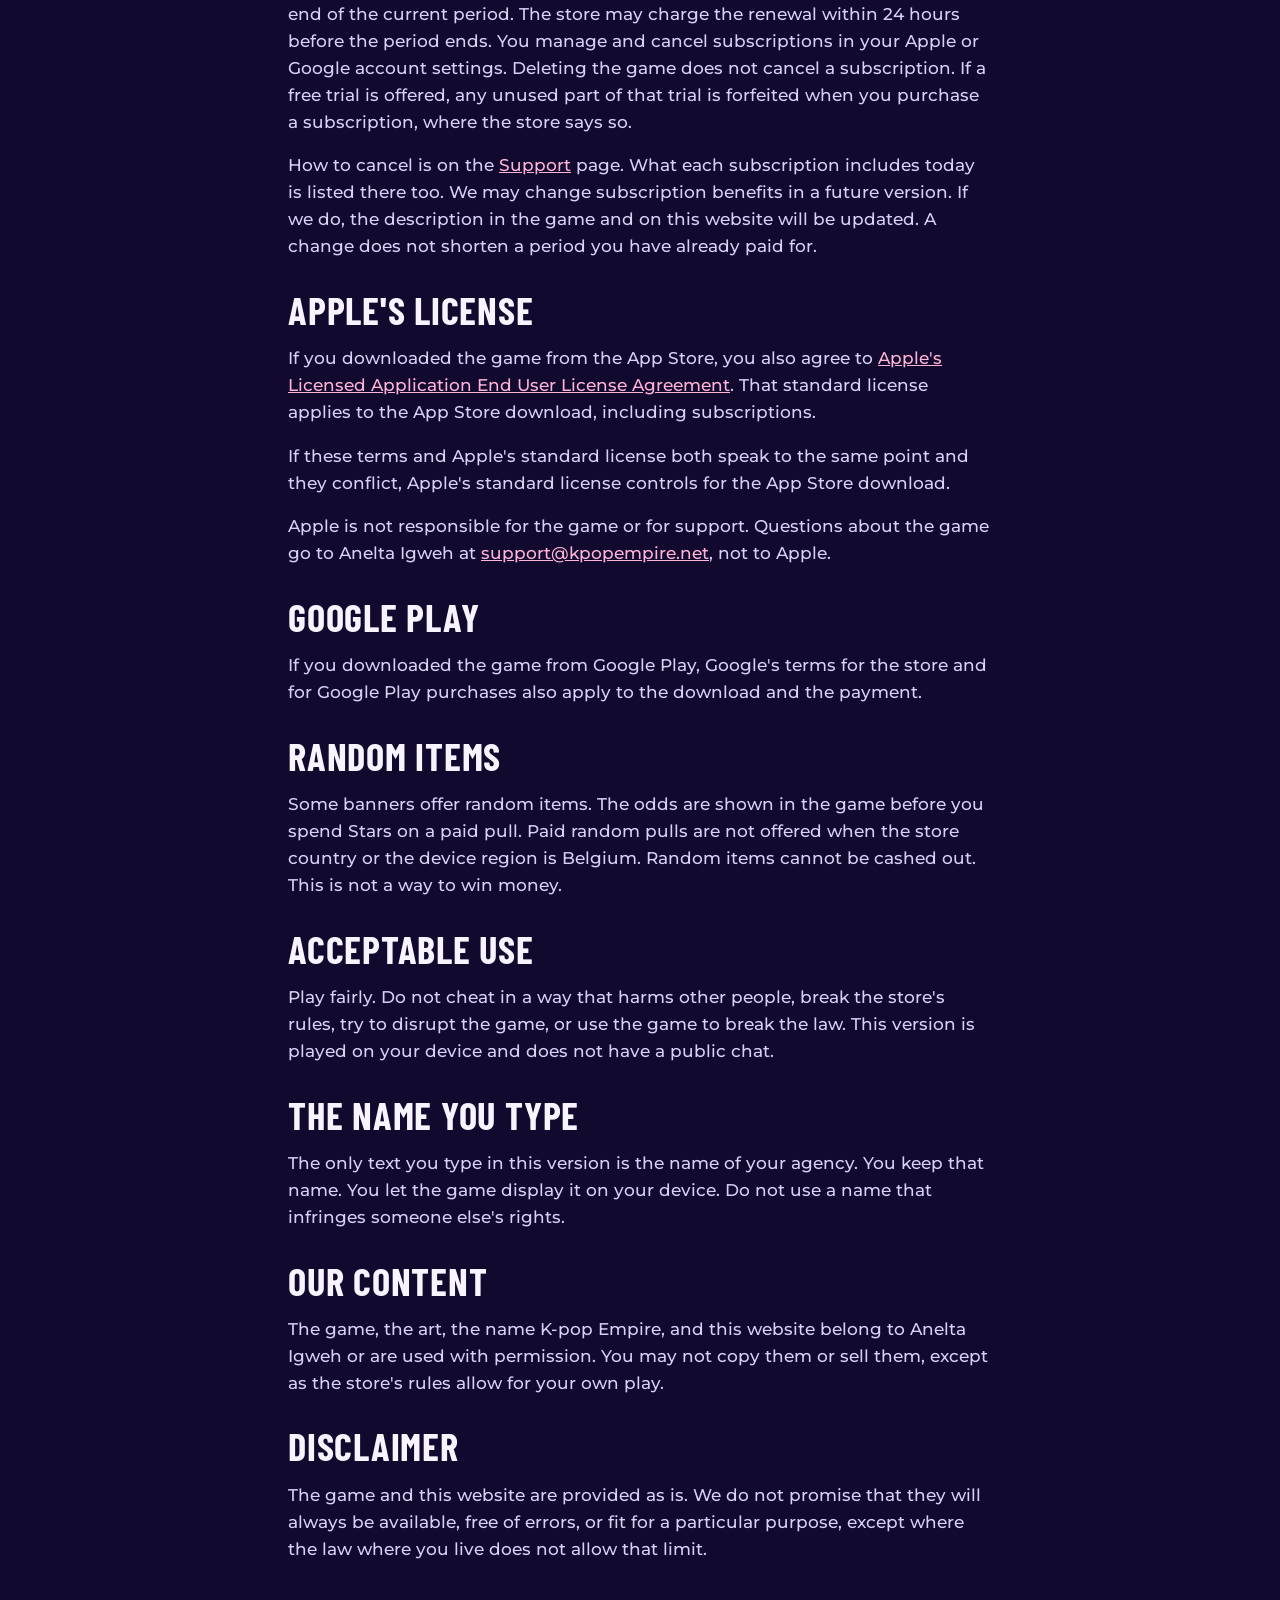
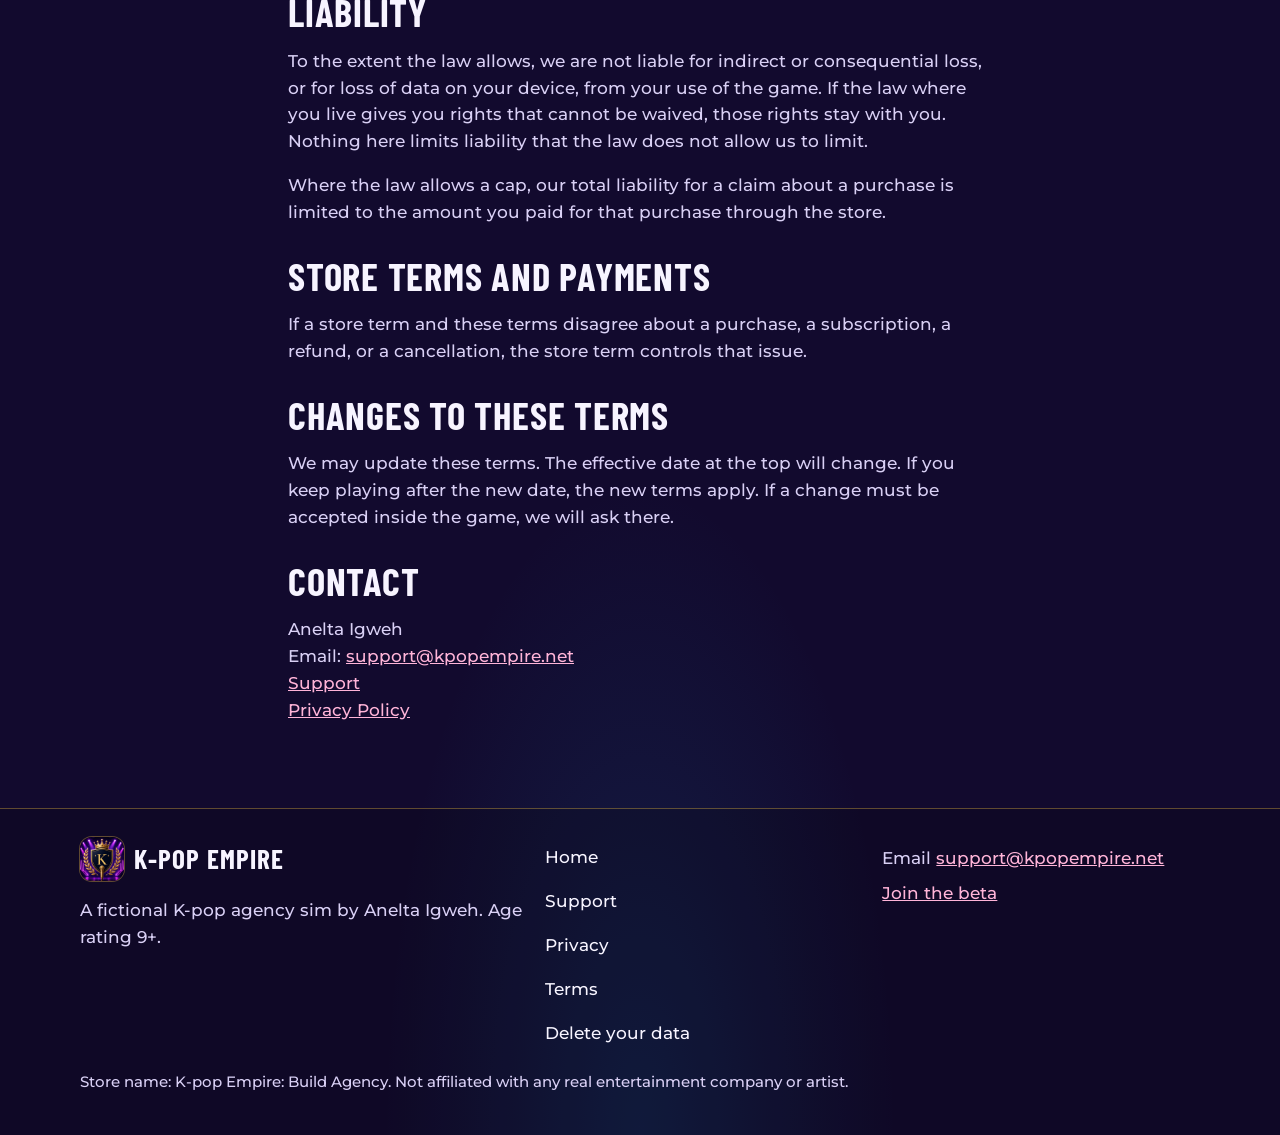
<file: terms/index.html>
<!DOCTYPE html>
<html lang="en">
<head>
  <meta charset="utf-8">
  <meta name="viewport" content="width=device-width, initial-scale=1">
  <title>Terms of Use: K-pop Empire</title>
  <meta name="description" content="Terms of use for K-pop Empire: Build Your Agency, including subscriptions and Apple's standard license.">
  <link rel="canonical" href="https://kpopempire.net/terms/">
  <meta name="theme-color" content="#120A2E">
  <meta property="og:type" content="article">
  <meta property="og:site_name" content="K-pop Empire">
  <meta property="og:title" content="Terms of Use: K-pop Empire">
  <meta property="og:description" content="Terms of use for K-pop Empire, including subscriptions and Apple's standard license.">
  <meta property="og:url" content="https://kpopempire.net/terms/">
  <meta property="og:image" content="https://kpopempire.net/assets/og.jpg">
  <meta name="twitter:card" content="summary_large_image">
  <meta name="twitter:title" content="Terms of Use: K-pop Empire">
  <meta name="twitter:description" content="Terms of use for K-pop Empire, including subscriptions and Apple's standard license.">
  <meta name="twitter:image" content="https://kpopempire.net/assets/og.jpg">
  <link rel="icon" href="/favicon.ico" sizes="any">
  <link rel="icon" type="image/png" href="/favicon-32.png" sizes="32x32">
  <link rel="icon" type="image/png" href="/favicon-192.png" sizes="192x192">
  <link rel="apple-touch-icon" href="/apple-touch-icon.png">
  <link rel="stylesheet" href="/css/site.css">
</head>
<body>
  <a class="skip" href="#content">Skip to content</a>
  <header class="site-header">
    <div class="wrap header-bar">
      <a class="brand" href="/">
        <img src="/assets/icon-128.png" alt="" width="128" height="128">
        <span>K-pop Empire</span>
      </a>
      <nav class="nav" aria-label="Primary">
        <a href="/">Home</a>
        <a href="/support/">Support</a>
        <a href="/privacy/">Privacy</a>
        <a href="/terms/" aria-current="page">Terms</a>
      </nav>
      <a class="header-cta" href="/#play">Join the beta</a>
    </div>
  </header>
  <main id="content" class="page">
    <article class="wrap prose">
      <h1>Terms of Use</h1>
      <p class="updated">Effective date: November 21, 2026</p>
      <p>These terms are an agreement between you and Anelta Igweh ("we", "us") for the game K-pop Empire: Build Your Agency and for this website. If you do not agree, do not download or play the game.</p>

      <h2>The game</h2>
      <p>The game is a fictional management simulation. Agencies, idols, groups, and songs in the game are not real. The game is not affiliated with any real entertainment company or artist.</p>
      <p>The game is licensed to you, not sold. We can update it, change features, or stop offering it. The public beta may change before release.</p>

      <h2>Who may play</h2>
      <p>The age rating is 9+. You must follow the rules of the store you use, including that store's age rules. If you are under the age where you can agree to a contract where you live, a parent or guardian must review these terms.</p>

      <h2>Your save</h2>
      <p>You play as a guest. The game stores one save on your device. We do not provide an account in this version, and progress does not move to another device. See the <a href="/privacy/">Privacy Policy</a> and the <a href="/support/">Support</a> page.</p>

      <h2>Purchases</h2>
      <p>Optional purchases are sold by Apple on iPhone and iPad, and by Google Play on Android. The price you confirm in the store is the price you pay. US list prices on this website are examples. Your store shows the local price.</p>
      <p>Virtual items, including Stars, have no cash value. You cannot cash them out or transfer them for money. We can change what an item does in a future update, for example to fix the game or to keep it fair.</p>
      <p>Pro Agency is a one time purchase at a US list price of $4.99. It includes an exclusive HQ decoration, a Pro supporter badge, an exclusive Pro stage outfit, a one time welcome gift of 300 Stars, and a gold Pro frame on your HQ name.</p>

      <h2>Subscriptions</h2>
      <p>VIP Agency and Empire Elite renew until you cancel them.</p>
      <ul>
        <li>VIP Agency is $7.99 for a month or $59.99 for a year.</li>
        <li>Empire Elite is $19.99 for a month or $149.99 for a year.</li>
      </ul>
      <p>Those are US list prices. On Google Play, VIP monthly and VIP yearly can include a 7 day free trial for a new subscriber. The store shows any trial, the length, and the price before you confirm.</p>
      <p>Payment is charged to your Apple ID or your Google account when you confirm. The subscription renews unless you cancel at least 24 hours before the end of the current period. The store may charge the renewal within 24 hours before the period ends. You manage and cancel subscriptions in your Apple or Google account settings. Deleting the game does not cancel a subscription. If a free trial is offered, any unused part of that trial is forfeited when you purchase a subscription, where the store says so.</p>
      <p>How to cancel is on the <a href="/support/#cancel">Support</a> page. What each subscription includes today is listed there too. We may change subscription benefits in a future version. If we do, the description in the game and on this website will be updated. A change does not shorten a period you have already paid for.</p>

      <h2>Apple's license</h2>
      <p>If you downloaded the game from the App Store, you also agree to <a href="https://www.apple.com/legal/internet-services/itunes/dev/stdeula/">Apple's Licensed Application End User License Agreement</a>. That standard license applies to the App Store download, including subscriptions.</p>
      <p>If these terms and Apple's standard license both speak to the same point and they conflict, Apple's standard license controls for the App Store download.</p>
      <p>Apple is not responsible for the game or for support. Questions about the game go to Anelta Igweh at <a href="mailto:support@kpopempire.net">support@kpopempire.net</a>, not to Apple.</p>

      <h2>Google Play</h2>
      <p>If you downloaded the game from Google Play, Google's terms for the store and for Google Play purchases also apply to the download and the payment.</p>

      <h2>Random items</h2>
      <p>Some banners offer random items. The odds are shown in the game before you spend Stars on a paid pull. Paid random pulls are not offered when the store country or the device region is Belgium. Random items cannot be cashed out. This is not a way to win money.</p>

      <h2>Acceptable use</h2>
      <p>Play fairly. Do not cheat in a way that harms other people, break the store's rules, try to disrupt the game, or use the game to break the law. This version is played on your device and does not have a public chat.</p>

      <h2>The name you type</h2>
      <p>The only text you type in this version is the name of your agency. You keep that name. You let the game display it on your device. Do not use a name that infringes someone else's rights.</p>

      <h2>Our content</h2>
      <p>The game, the art, the name K-pop Empire, and this website belong to Anelta Igweh or are used with permission. You may not copy them or sell them, except as the store's rules allow for your own play.</p>

      <h2>Disclaimer</h2>
      <p>The game and this website are provided as is. We do not promise that they will always be available, free of errors, or fit for a particular purpose, except where the law where you live does not allow that limit.</p>

      <h2>Liability</h2>
      <p>To the extent the law allows, we are not liable for indirect or consequential loss, or for loss of data on your device, from your use of the game. If the law where you live gives you rights that cannot be waived, those rights stay with you. Nothing here limits liability that the law does not allow us to limit.</p>
      <p>Where the law allows a cap, our total liability for a claim about a purchase is limited to the amount you paid for that purchase through the store.</p>

      <h2>Store terms and payments</h2>
      <p>If a store term and these terms disagree about a purchase, a subscription, a refund, or a cancellation, the store term controls that issue.</p>

      <h2>Changes to these terms</h2>
      <p>We may update these terms. The effective date at the top will change. If you keep playing after the new date, the new terms apply. If a change must be accepted inside the game, we will ask there.</p>

      <h2>Contact</h2>
      <p>Anelta Igweh<br>Email: <a href="mailto:support@kpopempire.net">support@kpopempire.net</a><br><a href="/support/">Support</a><br><a href="/privacy/">Privacy Policy</a></p>
    </article>
  </main>
  <footer class="site-footer">
    <div class="wrap footer-grid">
      <div>
        <a class="brand" href="/">
          <img src="/assets/icon-128.png" alt="" width="128" height="128">
          <span>K-pop Empire</span>
        </a>
        <p>A fictional K-pop agency sim by Anelta Igweh. Age rating 9+.</p>
      </div>
      <nav class="footer-nav" aria-label="Footer">
        <a href="/">Home</a>
        <a href="/support/">Support</a>
        <a href="/privacy/">Privacy</a>
        <a href="/terms/">Terms</a>
        <a href="/delete-account/">Delete your data</a>
      </nav>
      <div>
        <p>Email <a href="mailto:support@kpopempire.net">support@kpopempire.net</a></p>
        <p><a href="/#play">Join the beta</a></p>
      </div>
    </div>
    <div class="wrap">
      <p class="legal-line">Store name: K-pop Empire: Build Agency. Not affiliated with any real entertainment company or artist.</p>
    </div>
  </footer>
  <script src="/links.js"></script>
</body>
</html>
</file>
<file: css/site.css>
@font-face {
  font-family: "Barlow Condensed";
  src: url("/assets/fonts/BarlowCondensed-Bold.woff2") format("woff2");
  font-weight: 700;
  font-style: normal;
  font-display: swap;
}

@font-face {
  font-family: "Montserrat";
  src: url("/assets/fonts/Montserrat-Medium.woff2") format("woff2");
  font-weight: 500;
  font-style: normal;
  font-display: swap;
}

@font-face {
  font-family: "Montserrat";
  src: url("/assets/fonts/Montserrat-SemiBold.woff2") format("woff2");
  font-weight: 600;
  font-style: normal;
  font-display: swap;
}

:root {
  --bg: #120a2e;
  --bg-2: #1a1040;
  --panel: #1e1546;
  --panel-2: #271a58;
  --header: #4a2bc2;
  --pink: #ff2e88;
  --pink-soft: #ffb4d8;
  --purple: #5536d6;
  --teal: #7fd4ff;
  --green: #22c55e;
  --gold: #f5c542;
  --text: #f7f4ff;
  --muted: #d9d0f5;
  --line: rgba(245, 197, 66, 0.35);
  --ink: #120a2e;
  --head: "Barlow Condensed", "Arial Narrow", Impact, sans-serif;
  --body: "Montserrat", "Segoe UI", sans-serif;
  --wrap: 1120px;
  --radius: 18px;
  --shadow: 0 24px 60px rgba(0, 0, 0, 0.35);
}

*,
*::before,
*::after { box-sizing: border-box; }

html { scroll-behavior: smooth; }

body {
  margin: 0;
  min-height: 100vh;
  color: var(--text);
  font-family: var(--body);
  font-weight: 500;
  font-size: 1.05rem;
  line-height: 1.6;
  background:
    radial-gradient(ellipse 70% 45% at 80% -10%, rgba(255, 46, 136, 0.28), transparent 55%),
    radial-gradient(ellipse 50% 40% at 0% 0%, rgba(85, 54, 214, 0.45), transparent 50%),
    radial-gradient(ellipse 40% 30% at 50% 100%, rgba(31, 143, 209, 0.16), transparent 50%),
    var(--bg);
}

img { max-width: 100%; height: auto; display: block; }

a { color: var(--pink-soft); }

a:hover { color: #fff; }

:focus-visible {
  outline: 3px solid var(--gold);
  outline-offset: 3px;
}

::selection { background: var(--gold); color: var(--ink); }

.skip {
  position: absolute;
  left: 12px;
  top: -48px;
  z-index: 20;
  background: var(--gold);
  color: var(--ink);
  padding: 10px 14px;
  border-radius: 10px;
  font-weight: 600;
  text-decoration: none;
}

.skip:focus { top: 12px; }

.wrap {
  width: min(var(--wrap), calc(100% - 32px));
  margin-inline: auto;
}

.site-header {
  position: sticky;
  top: 0;
  z-index: 10;
  background: rgba(18, 10, 46, 0.88);
  backdrop-filter: blur(16px);
  border-bottom: 1px solid var(--line);
}

.header-bar {
  display: flex;
  flex-wrap: wrap;
  align-items: center;
  gap: 8px 18px;
  min-height: 76px;
  padding: 10px 0;
}

.brand {
  display: inline-flex;
  align-items: center;
  gap: 10px;
  color: var(--text);
  text-decoration: none;
  font-family: var(--head);
  font-size: 1.7rem;
  letter-spacing: 0.04em;
  text-transform: uppercase;
  margin-right: auto;
}

.brand img {
  width: 44px;
  height: 44px;
  border-radius: 12px;
  box-shadow: 0 0 0 1px var(--line);
}

.nav {
  display: flex;
  flex-wrap: wrap;
  gap: 4px;
}

.nav a {
  color: var(--muted);
  text-decoration: none;
  font-weight: 600;
  padding: 10px 12px;
  min-height: 44px;
  display: inline-flex;
  align-items: center;
  border-radius: 999px;
}

.nav a:hover,
.nav a[aria-current="page"] {
  color: #fff;
  background: rgba(255, 46, 136, 0.18);
}

.header-cta {
  display: inline-flex;
  align-items: center;
  min-height: 44px;
  padding: 8px 16px;
  border-radius: 999px;
  background: var(--green);
  color: var(--ink);
  text-decoration: none;
  font-family: var(--head);
  font-size: 1.15rem;
  letter-spacing: 0.06em;
  text-transform: uppercase;
}

.header-cta:hover { color: var(--ink); filter: brightness(1.05); }

.hero {
  display: grid;
  grid-template-columns: 1.05fr 0.95fr;
  gap: 36px;
  align-items: center;
  padding: 36px 0 20px;
}

.kicker {
  display: flex;
  flex-wrap: wrap;
  gap: 8px;
  margin: 0 0 12px;
}

.kicker span {
  display: inline-flex;
  align-items: center;
  min-height: 32px;
  padding: 4px 12px;
  border-radius: 999px;
  background: rgba(74, 43, 194, 0.45);
  border: 1px solid rgba(255, 255, 255, 0.12);
  color: var(--gold);
  font-family: var(--head);
  letter-spacing: 0.08em;
  text-transform: uppercase;
  font-size: 1.05rem;
}

h1, h2, h3, .tagline {
  font-family: var(--head);
  font-weight: 700;
  line-height: 0.95;
  letter-spacing: 0.02em;
  text-transform: uppercase;
  margin: 0;
}

h1 {
  font-size: clamp(3.4rem, 8vw, 6.4rem);
  text-shadow: 0 10px 40px rgba(0, 0, 0, 0.35);
}

.tagline {
  margin-top: 8px;
  color: var(--pink);
  font-size: clamp(1.8rem, 4vw, 2.8rem);
}

.motto {
  margin: 14px 0 0;
  color: var(--gold);
  font-weight: 600;
}

.lede {
  margin: 16px 0 0;
  max-width: 38rem;
  color: var(--muted);
  font-size: 1.08rem;
}

.store-row {
  display: flex;
  flex-wrap: wrap;
  gap: 12px;
  margin-top: 22px;
}

.store {
  display: flex;
  flex-direction: column;
  justify-content: center;
  min-width: min(100%, 230px);
  min-height: 64px;
  padding: 10px 18px;
  border-radius: 16px;
  text-decoration: none;
  box-shadow: var(--shadow);
}

.store span:first-child {
  font-size: 0.82rem;
  letter-spacing: 0.04em;
  text-transform: uppercase;
  font-family: var(--head);
  font-size: 1rem;
}

.store span:last-child {
  font-family: var(--head);
  font-size: 1.55rem;
  letter-spacing: 0.04em;
  text-transform: uppercase;
  line-height: 1;
}

.store-ios { background: var(--green); color: var(--ink); }
.store-ios:hover { color: var(--ink); filter: brightness(1.06); }
.store-android {
  background: transparent;
  color: var(--text);
  border: 2px solid var(--gold);
}
.store-android:hover { color: var(--gold); }

.fine {
  margin: 14px 0 0;
  color: var(--muted);
  font-size: 0.95rem;
  max-width: 38rem;
}

.poster {
  margin: 0;
  position: relative;
  border-radius: 28px;
  overflow: hidden;
  aspect-ratio: 1600 / 781;
  box-shadow: var(--shadow), 0 0 0 1px var(--line);
  background: #090616;
}

.poster img {
  width: 100%;
  height: 100%;
  object-fit: cover;
  object-position: center;
}

[id] { scroll-margin-top: 96px; }

.poster::after {
  content: "";
  position: absolute;
  inset: 0;
  pointer-events: none;
  background: linear-gradient(180deg, transparent 60%, rgba(18, 10, 46, 0.35));
}

section { padding: 28px 0; }

.section-head {
  display: flex;
  flex-wrap: wrap;
  justify-content: space-between;
  gap: 8px 20px;
  align-items: end;
  margin-bottom: 16px;
}

.section-head h2,
.prose h2,
.page-title {
  font-size: clamp(2.2rem, 5vw, 3.4rem);
}

.section-head p { margin: 0; color: var(--muted); max-width: 36rem; }

.shots {
  display: grid;
  grid-auto-flow: column;
  grid-auto-columns: min(760px, 88%);
  gap: 16px;
  overflow-x: auto;
  scroll-snap-type: x mandatory;
  padding-bottom: 10px;
  scrollbar-color: var(--pink) transparent;
}

.shots figure {
  margin: 0;
  scroll-snap-align: start;
  background: var(--panel);
  border-radius: 20px;
  overflow: hidden;
  box-shadow: var(--shadow);
  border: 1px solid rgba(255, 255, 255, 0.06);
}

.shots img { width: 100%; aspect-ratio: 1400 / 788; object-fit: cover; }

.shots figcaption {
  padding: 12px 14px 14px;
  color: var(--muted);
  font-size: 0.95rem;
}

.grid {
  display: grid;
  grid-template-columns: repeat(3, 1fr);
  gap: 14px;
}

.card {
  background: linear-gradient(180deg, rgba(74, 43, 194, 0.35), rgba(30, 21, 70, 0.2)), var(--panel);
  border: 1px solid rgba(255, 255, 255, 0.08);
  border-radius: var(--radius);
  padding: 18px 18px 16px;
  box-shadow: 0 10px 30px rgba(0, 0, 0, 0.18);
}

.card h3 {
  font-size: 1.7rem;
  margin: 6px 0 8px;
}

.card p { margin: 0; color: var(--muted); }

.num {
  margin: 0;
  color: var(--gold);
  font-family: var(--head);
  letter-spacing: 0.08em;
  font-size: 1.3rem;
}

.pro-panel {
  display: grid;
  grid-template-columns: 1.1fr 0.9fr;
  gap: 22px;
  align-items: center;
  padding: 22px;
  border-radius: 28px;
  background:
    radial-gradient(ellipse at 100% 0%, rgba(245, 197, 66, 0.18), transparent 45%),
    var(--panel);
  border: 1px solid var(--gold);
  box-shadow: var(--shadow);
}

.price {
  display: inline-block;
  margin: 10px 0 0;
  padding: 4px 12px;
  border-radius: 999px;
  background: var(--gold);
  color: var(--ink);
  font-family: var(--head);
  letter-spacing: 0.06em;
  text-transform: uppercase;
  font-size: 1.35rem;
}

.pro-panel ul,
.plain-list { margin: 14px 0 0; padding: 0; list-style: none; }

.pro-panel li,
.plain-list li {
  position: relative;
  padding: 8px 0 8px 28px;
  border-top: 1px solid rgba(255, 255, 255, 0.08);
}

.pro-panel li::before,
.plain-list li::before {
  content: "";
  position: absolute;
  left: 0;
  top: 16px;
  width: 10px;
  height: 10px;
  border-radius: 50%;
  background: var(--gold);
  box-shadow: 0 0 0 4px rgba(245, 197, 66, 0.18);
}

.memberships {
  display: grid;
  grid-template-columns: 1fr 1fr;
  gap: 14px;
}

.memberships article {
  background: var(--panel);
  border-radius: var(--radius);
  padding: 18px;
  border-top: 6px solid var(--header);
}

.memberships article:last-child { border-top-color: var(--pink); }

.memberships h3 { font-size: 2rem; margin-bottom: 6px; }

.memberships p { margin: 0; color: var(--muted); }

.page {
  padding: 28px 0 48px;
}

.prose { max-width: 44rem; }

.prose h1 { font-size: clamp(2.8rem, 7vw, 4.6rem); }

.prose h2 {
  margin-top: 2rem;
  font-size: clamp(1.8rem, 4vw, 2.4rem);
}

.prose p,
.prose li { color: var(--muted); }

.prose ul,
.prose ol { padding-left: 1.2rem; }

.prose li + li { margin-top: 0.35rem; }

.updated { color: var(--gold); font-weight: 600; }

.faq { display: grid; gap: 10px; margin-top: 14px; }

details.faq-item {
  background: var(--panel);
  border-radius: 16px;
  border: 1px solid rgba(255, 255, 255, 0.08);
  padding: 4px 16px 4px 18px;
}

details.faq-item summary {
  cursor: pointer;
  min-height: 56px;
  display: flex;
  align-items: flex-start;
  gap: 12px;
  padding: 16px 0;
  font-weight: 600;
  color: var(--text);
  list-style: none;
}

details.faq-item summary::-webkit-details-marker { display: none; }

details.faq-item summary::after {
  content: "";
  margin-left: auto;
  margin-top: 6px;
  flex: 0 0 auto;
  width: 8px;
  height: 8px;
  border-right: 2px solid var(--gold);
  border-bottom: 2px solid var(--gold);
  transform: rotate(45deg);
}

details.faq-item[open] summary::after { transform: rotate(225deg); margin-top: 6px; }

details.faq-item .answer { padding: 0 28px 14px 0; }

.contact-card {
  margin-top: 18px;
  padding: 18px;
  border-radius: 20px;
  background: var(--header);
  color: white;
}

.contact-card a { color: #fff; font-weight: 600; }

.contact-card p { margin: 6px 0; }

.site-footer {
  margin-top: 20px;
  padding: 28px 0 40px;
  border-top: 1px solid var(--line);
  background: rgba(0, 0, 0, 0.18);
}

.footer-grid {
  display: grid;
  grid-template-columns: 1.4fr 1fr 1fr;
  gap: 20px;
}

.footer-grid p { color: var(--muted); margin: 8px 0 0; }

.footer-nav {
  display: flex;
  flex-direction: column;
  align-items: flex-start;
  gap: 4px;
}

.footer-nav a {
  color: var(--text);
  text-decoration: none;
  min-height: 40px;
  display: inline-flex;
  align-items: center;
}

.footer-nav a:hover { color: var(--gold); }

.legal-line {
  margin: 18px 0 0;
  color: var(--muted);
  font-size: 0.92rem;
}

.missing {
  padding: 48px 0 72px;
}

.missing h1 { font-size: clamp(3rem, 8vw, 5.5rem); }

@media (max-width: 900px) {
  .hero,
  .pro-panel,
  .grid,
  .memberships,
  .footer-grid {
    grid-template-columns: 1fr;
  }

  .hero { padding-top: 18px; }

  .shots { grid-auto-columns: 88%; }
}

@media (max-width: 640px) {
  .header-cta { width: 100%; justify-content: center; }
  .store { flex: 1 1 100%; }
  .wrap { width: min(var(--wrap), calc(100% - 24px)); }
}

@media (prefers-reduced-motion: reduce) {
  html { scroll-behavior: auto; }
  * { transition: none !important; }
}
</file>
